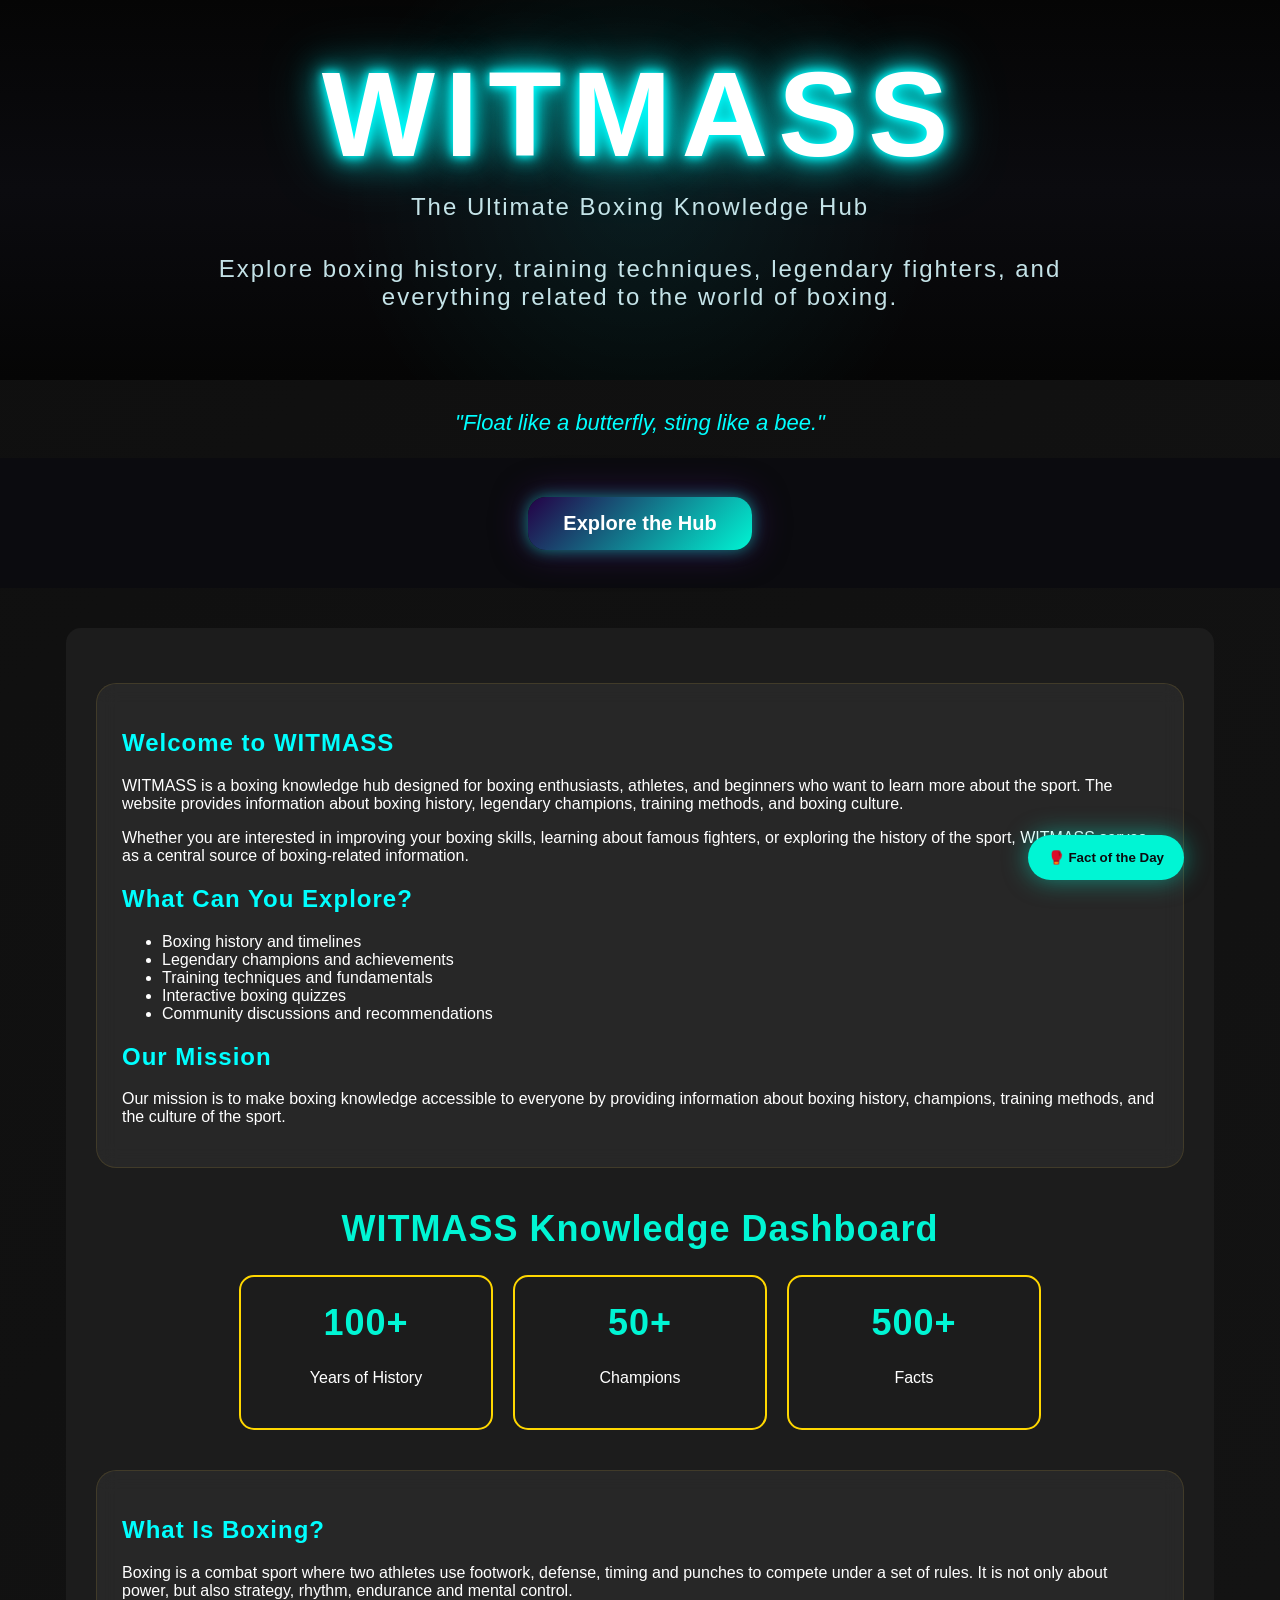
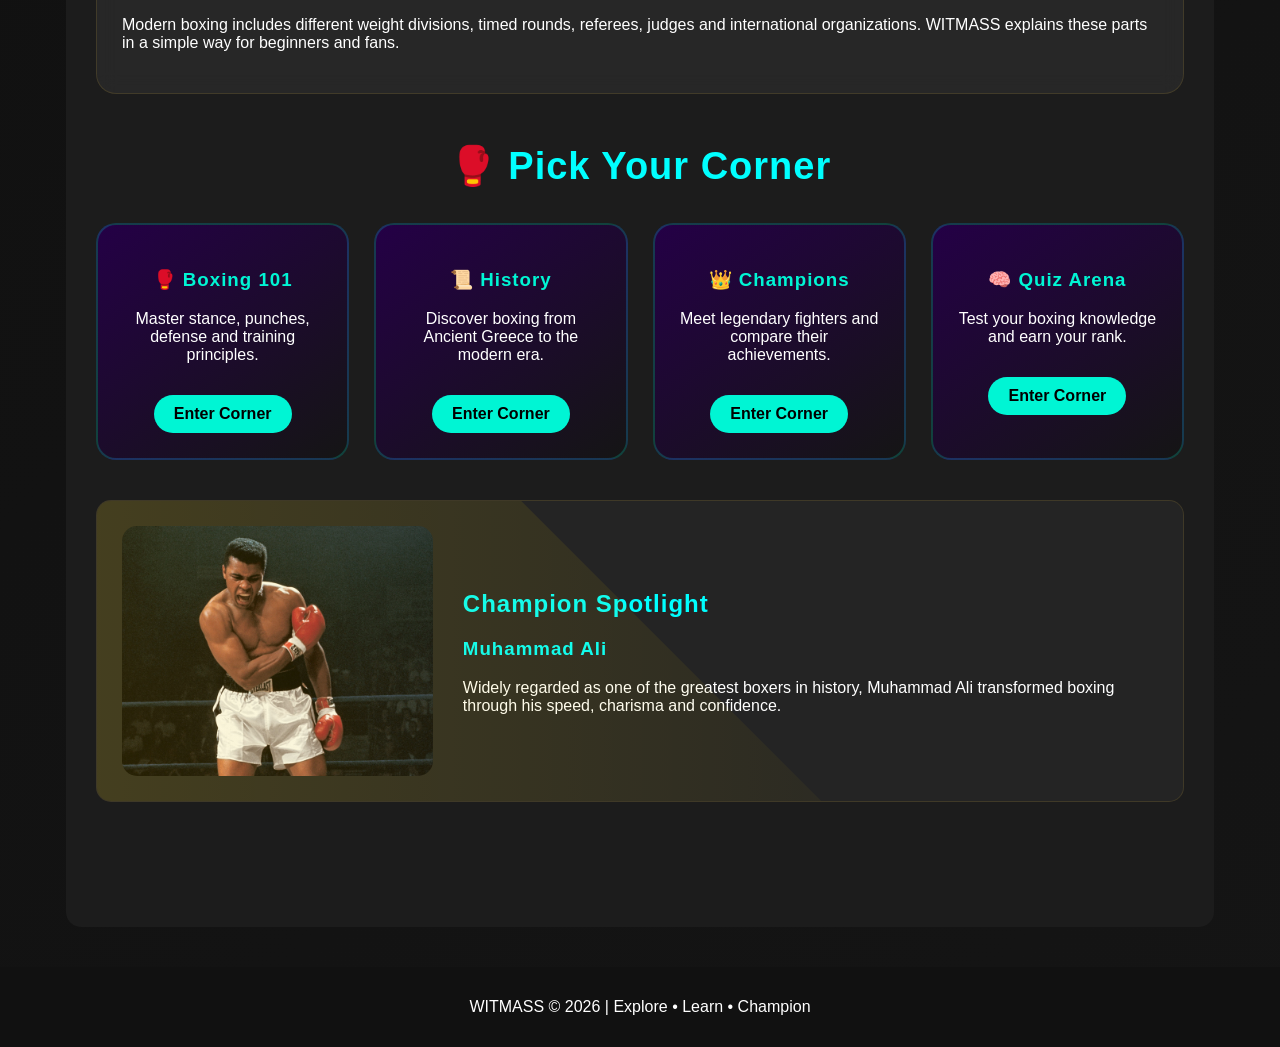
<file: index.html>
<!DOCTYPE html>
<html>
<head>
<title>WITMASS</title>

<link rel="stylesheet" href="style.css">

<style>
h2, h3{
color:#00FFFF;
}
</style>



</head>

<body>


<header>

<div class="hero">


<h1>WITMASS</h1>

<p>The Ultimate Boxing Knowledge Hub</p>

<p>
Explore boxing history, training techniques, legendary fighters, and everything related to the world of boxing.
</p>

</div>

</header>


<blockquote>

"Float like a butterfly, sting like a bee."

</blockquote>

<nav class="hub-nav">

<div class="hub-title">
Explore the Hub
</div>

<div class="hub-links">
<a href="index.html">Home</a>
<a href="Boxing 101.html">Boxing 101</a>
<a href="History.html">History</a>
<a href="Champions.html">Champions</a>
<a href="Quiz.html">Quiz</a>
<a href="Community.html">Community</a>
</div>

</nav>

<section>

<div class="card">
<h2>Welcome to WITMASS</h2>

<p>
WITMASS is a boxing knowledge hub designed for boxing enthusiasts, athletes, and beginners who want to learn more about the sport. The website provides information about boxing history, legendary champions, training methods, and boxing culture.
</p>

<p>
Whether you are interested in improving your boxing skills, learning about famous fighters, or exploring the history of the sport, WITMASS serves as a central source of boxing-related information.
</p>


<h2>What Can You Explore?</h2>

<ul>
<li>Boxing history and timelines</li>
<li>Legendary champions and achievements</li>
<li>Training techniques and fundamentals</li>
<li>Interactive boxing quizzes</li>
<li>Community discussions and recommendations</li>
</ul>

<h2>Our Mission</h2>

<p>
Our mission is to make boxing knowledge accessible to everyone by providing information about boxing history, champions, training methods, and the culture of the sport.</p>
</div>

<div class="dashboard-section">

<h2>WITMASS Knowledge Dashboard</h2>

<div class="stats">

<div class="stat-box">
<h2>100+</h2>
<p>Years of History</p>
</div>

<div class="stat-box">
<h2>50+</h2>
<p>Champions</p>
</div>

<div class="stat-box">
<h2>500+</h2>
<p>Facts</p>
</div>

</div>

</div>


<div class="card">
<h2>What Is Boxing?</h2>

<p>
Boxing is a combat sport where two athletes use footwork, defense, timing and punches to compete under a set of rules. It is not only about power, but also strategy, rhythm, endurance and mental control.
</p>

<p>
Modern boxing includes different weight divisions, timed rounds, referees, judges and international organizations. WITMASS explains these parts in a simple way for beginners and fans.
</p>
</div>

<h2 class="corner-title">🥊 Pick Your Corner</h2>

<div class="home-navigation-cards">


<div class="home-nav-card">
<h3>🥊 Boxing 101</h3>
<p>
Master stance, punches, defense and training principles.
</p>
<a href="Boxing 101.html">Enter Corner</a>
</div>

 
<div class="home-nav-card">
<h3>📜 History</h3>
<p>
Discover boxing from Ancient Greece to the modern era.
</p>
<a href="History.html">Enter Corner</a>
</div>

<div class="home-nav-card">
<h3>👑 Champions</h3>
<p>
Meet legendary fighters and compare their achievements.
</p>
<a href="Champions.html">Enter Corner</a>
</div>

<div class="home-nav-card">
<h3>🧠 Quiz Arena</h3>
<p>
Test your boxing knowledge and earn your rank.
</p>
<a href="Quiz.html">Enter Corner</a>
</div>

</div>


<div class="champion-card">

<img src="images/ALI.jpg" alt="Muhammad Ali">

<div>

<h2>Champion Spotlight</h2>

<h3>Muhammad Ali</h3>

<p>
Widely regarded as one of the greatest boxers in history,
Muhammad Ali transformed boxing through his speed,
charisma and confidence.
</p>

</div>

</div>


 <button class="fact-button" onclick="showFact()">
🥊 Fact of the Day
</button>

<div id="factPopup" class="fact-popup">
<h3>🥊 Boxing Fact</h3>
<p id="factText">
Joe Louis held the world heavyweight championship from 1937 to 1949.
</p>

<button onclick="closeFact()">Close</button>
</div>
</section>

<footer>

<p>
WITMASS © 2026 | Explore • Learn • Champion
</p>

</footer>

<script src="script.js"></script>
</body>
</html>
</file>
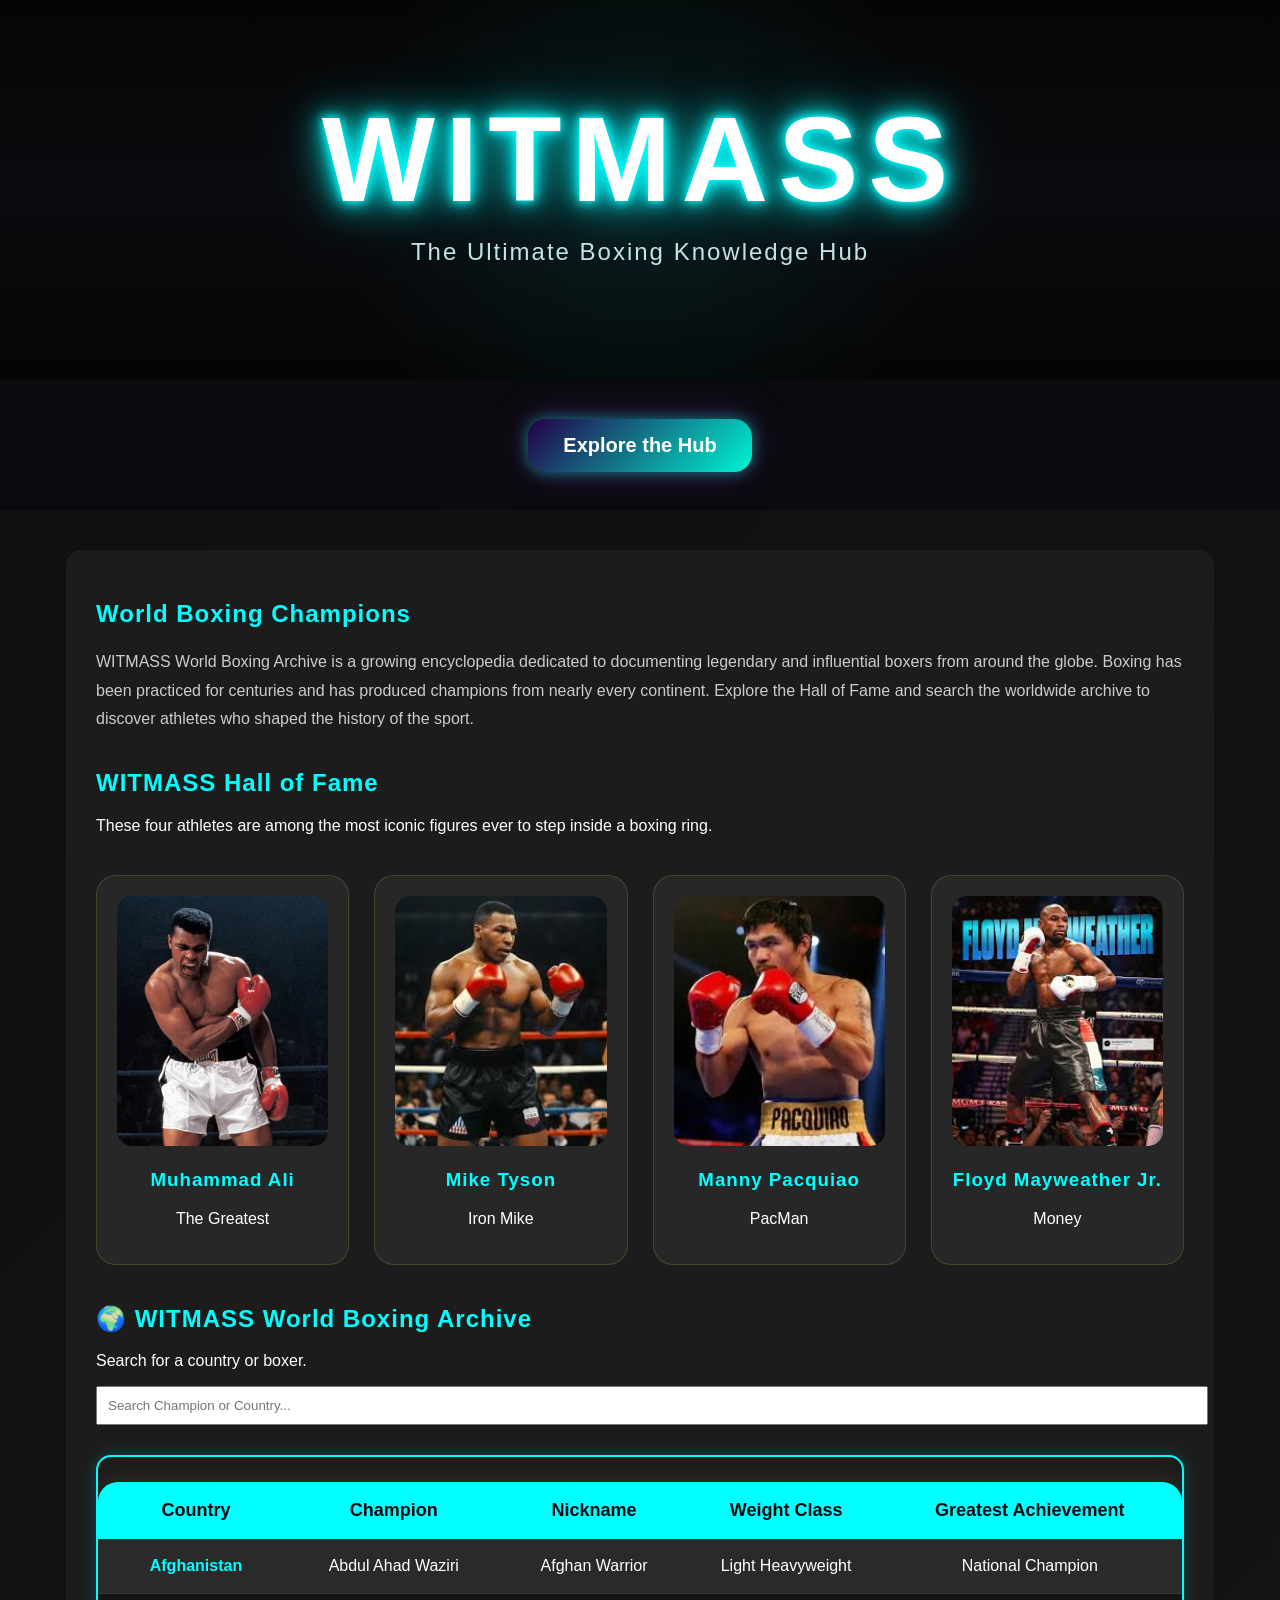
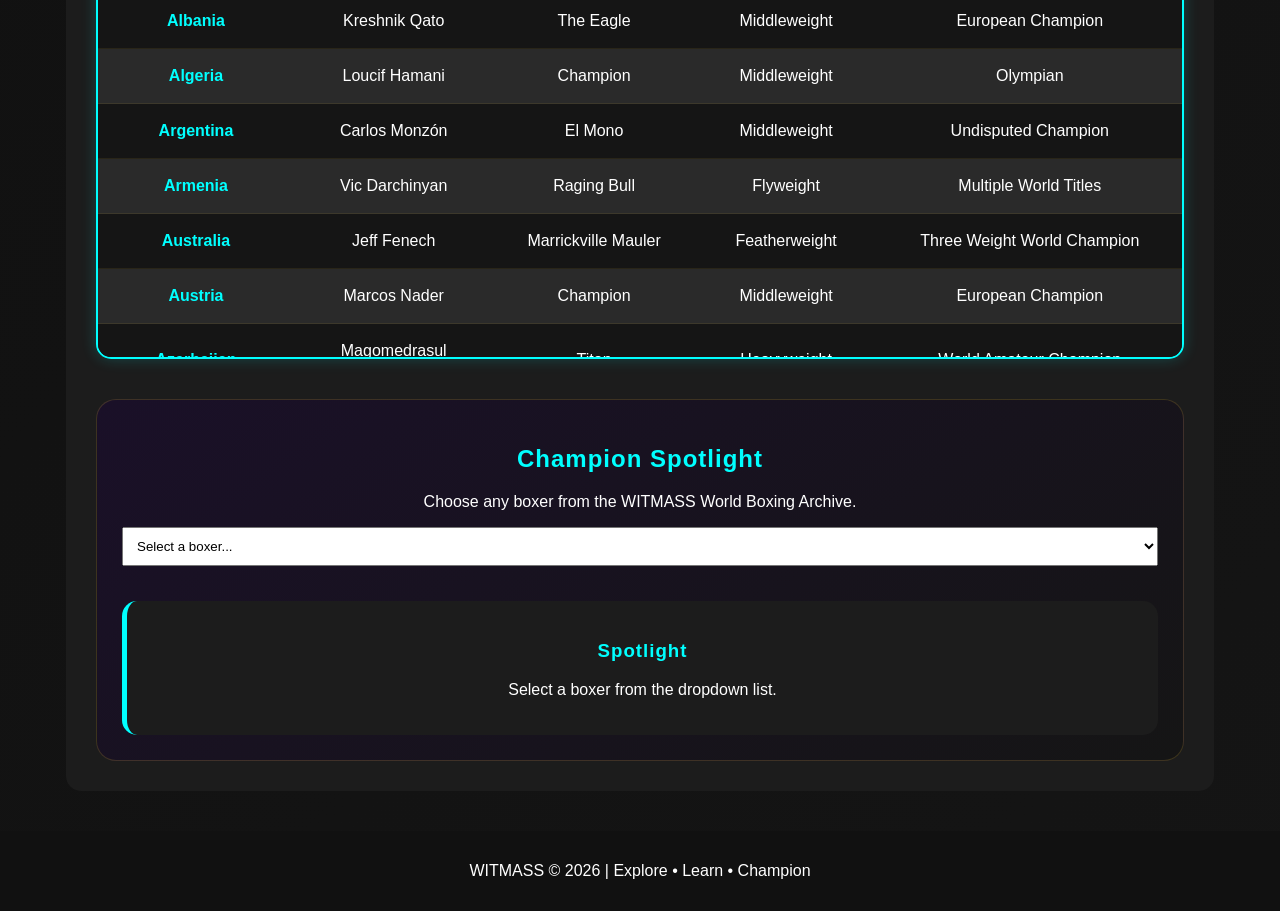
<file: Champions.html>
<!DOCTYPE html>
<html>
<head>

<title>Champions</title>

<link rel="stylesheet" href="style.css">

<style>

h2,h3{
color:#00FFFF;
}

</style>

</head>

<body>

<header>

<div class="hero">

<h1>WITMASS</h1>

<p>The Ultimate Boxing Knowledge Hub</p>

</div>

</header>

<nav class="hub-nav">

<div class="hub-title">
Explore the Hub
</div>

<div class="hub-links">

<a href="index.html">Home</a>

<a href="Boxing 101.html">Boxing 101</a>

<a href="History.html">History</a>

<a href="Champions.html">Champions</a>

<a href="Quiz.html">Quiz</a>

<a href="Community.html">Community</a>

</div>

</nav>

<section>

<h2>World Boxing Champions</h2>

<p class="champions-intro">

WITMASS World Boxing Archive is a growing encyclopedia dedicated to documenting
legendary and influential boxers from around the globe. Boxing has been practiced
for centuries and has produced champions from nearly every continent.
Explore the Hall of Fame and search the worldwide archive to discover athletes
who shaped the history of the sport.

</p>

<h2>WITMASS Hall of Fame</h2>

<p>

These four athletes are among the most iconic figures ever to step inside a boxing ring.

</p>

<div class="champion-grid">

<div class="champion-box">

<img src="images/ALI.jpg">

<h3>Muhammad Ali</h3>

<p>The Greatest</p>

</div>

<div class="champion-box">

<img src="images/tyson.jpeg">

<h3>Mike Tyson</h3>

<p>Iron Mike</p>

</div>

<div class="champion-box">

<img src="images/pacquiao.jpeg">

<h3>Manny Pacquiao</h3>

<p>PacMan</p>

</div>

<div class="champion-box">

<img src="images/Mayweather.jpeg">

<h3>Floyd Mayweather Jr.</h3>

<p>Money</p>

</div>

</div>

<h2>🌍 WITMASS World Boxing Archive</h2>

<p>

Search for a country or boxer.

</p>

<input

type="text"

id="searchBox"

placeholder="Search Champion or Country..."

onkeyup="searchChampion()">

<div class="database-container">

<table id="databaseTable" class="champion-table">

<tr>
<th>Country</th>
<th>Champion</th>
<th>Nickname</th>
<th>Weight Class</th>
<th>Greatest Achievement</th>
</tr>

<tr><td>Afghanistan</td><td>Abdul Ahad Waziri</td><td>Afghan Warrior</td><td>Light Heavyweight</td><td>National Champion</td></tr>

<tr><td>Albania</td><td>Kreshnik Qato</td><td>The Eagle</td><td>Middleweight</td><td>European Champion</td></tr>

<tr><td>Algeria</td><td>Loucif Hamani</td><td>Champion</td><td>Middleweight</td><td>Olympian</td></tr>

<tr><td>Argentina</td><td>Carlos Monzón</td><td>El Mono</td><td>Middleweight</td><td>Undisputed Champion</td></tr>

<tr><td>Armenia</td><td>Vic Darchinyan</td><td>Raging Bull</td><td>Flyweight</td><td>Multiple World Titles</td></tr>

<tr><td>Australia</td><td>Jeff Fenech</td><td>Marrickville Mauler</td><td>Featherweight</td><td>Three Weight World Champion</td></tr>

<tr><td>Austria</td><td>Marcos Nader</td><td>Champion</td><td>Middleweight</td><td>European Champion</td></tr>

<tr><td>Azerbaijan</td><td>Magomedrasul Majidov</td><td>Titan</td><td>Heavyweight</td><td>World Amateur Champion</td></tr>

<tr><td>Bahamas</td><td>Sherman Williams</td><td>Tank</td><td>Heavyweight</td><td>WBO NABO Champion</td></tr>

<tr><td>Bangladesh</td><td>Mohammad Ali Jinnah</td><td>Champion</td><td>Lightweight</td><td>National Champion</td></tr>

<tr><td>Belgium</td><td>Delfine Persoon</td><td>Queen</td><td>Lightweight</td><td>WBC World Champion</td></tr>

<tr><td>Belize</td><td>Ivan Robinson</td><td>Champion</td><td>Welterweight</td><td>International Champion</td></tr>

<tr><td>Bolivia</td><td>Jennifer Salinas</td><td>Queen</td><td>Featherweight</td><td>WIBA Champion</td></tr>

<tr><td>Bosnia</td><td>Adnan Ćatić</td><td>Felix Sturm</td><td>Middleweight</td><td>Multiple World Champion</td></tr>

<tr><td>Brazil</td><td>Acelino Freitas</td><td>Popó</td><td>Lightweight</td><td>Four-Time World Champion</td></tr>

<tr><td>Bulgaria</td><td>Kubrat Pulev</td><td>Cobra</td><td>Heavyweight</td><td>European Champion</td></tr>

<tr><td>Cambodia</td><td>Eh Phuthong</td><td>Legend</td><td>Welterweight</td><td>National Icon</td></tr>

<tr><td>Cameroon</td><td>Francis Ngannou</td><td>Predator</td><td>Heavyweight</td><td>Professional Boxer & MMA Champion</td></tr>

<tr><td>Canada</td><td>Arturo Gatti</td><td>Thunder</td><td>Light Welterweight</td><td>Hall of Fame</td></tr>

<tr><td>Chile</td><td>Martín Vargas</td><td>Champion</td><td>Flyweight</td><td>Four-Time World Challenger</td></tr>

<tr><td>China</td><td>Zou Shiming</td><td>Olympian</td><td>Flyweight</td><td>2 Olympic Gold Medals</td></tr>

<tr><td>Colombia</td><td>Antonio Cervantes</td><td>Kid Pambelé</td><td>Light Welterweight</td><td>World Champion</td></tr>

<tr><td>Costa Rica</td><td>Hanna Gabriels</td><td>Queen</td><td>Super Welterweight</td><td>World Champion</td></tr>

<tr><td>Croatia</td><td>Filip Hrgović</td><td>El Animal</td><td>Heavyweight</td><td>Olympic Bronze Medalist</td></tr>

<tr><td>Cuba</td><td>Teófilo Stevenson</td><td>Legend</td><td>Heavyweight</td><td>3 Olympic Gold Medals</td></tr>

<tr><td>Cyprus</td><td>Andreas Evagorou</td><td>Champion</td><td>Welterweight</td><td>National Champion</td></tr>

<tr><td>Czech Republic</td><td>Lukáš Konečný</td><td>Champion</td><td>Light Middleweight</td><td>European Champion</td></tr>

<tr><td>Denmark</td><td>Mikkel Kessler</td><td>Viking Warrior</td><td>Super Middleweight</td><td>World Champion</td></tr>

<tr><td>Dominican Republic</td><td>Joan Guzmán</td><td>Champion</td><td>Super Bantamweight</td><td>World Champion</td></tr>

<tr><td>Ecuador</td><td>Carlos Góngora</td><td>Champion</td><td>Middleweight</td><td>Olympian</td></tr>

<tr><td>Egypt</td><td>Mohamed Hikal</td><td>Champion</td><td>Middleweight</td><td>African Champion</td></tr>

<tr><td>England</td><td>Tyson Fury</td><td>Gypsy King</td><td>Heavyweight</td><td>World Heavyweight Champion</td></tr>

<tr><td>Estonia</td><td>Jaan Karlson</td><td>Champion</td><td>Middleweight</td><td>National Champion</td></tr>

<tr><td>Finland</td><td>Eva Wahlström</td><td>Champion</td><td>Super Featherweight</td><td>WBC World Champion</td></tr>

<tr><td>France</td><td>Marcel Cerdan</td><td>Bomber</td><td>Middleweight</td><td>World Champion</td></tr>

<tr><td>Georgia</td><td>Avtandil Khurtsidze</td><td>Mini Tyson</td><td>Middleweight</td><td>Intercontinental Champion</td></tr>

<tr><td>Germany</td><td>Max Schmeling</td><td>Legend</td><td>Heavyweight</td><td>World Heavyweight Champion</td></tr>

<tr><td>Ghana</td><td>Azumah Nelson</td><td>Professor</td><td>Featherweight</td><td>Hall of Fame</td></tr>

<tr><td>Greece</td><td>Andreas Katsouris</td><td>Champion</td><td>Welterweight</td><td>National Champion</td></tr>

<tr><td>Guatemala</td><td>Lester Martínez</td><td>Champion</td><td>Super Middleweight</td><td>Olympian</td></tr>

<tr><td>Haiti</td><td>Adonis Stevenson</td><td>Superman</td><td>Light Heavyweight</td><td>WBC Champion</td></tr>

<tr><td>Honduras</td><td>Teófimo López</td><td>Takeover</td><td>Lightweight</td><td>Two-Division World Champion</td></tr>

<tr><td>Hungary</td><td>László Papp</td><td>Legend</td><td>Middleweight</td><td>3 Olympic Gold Medals</td></tr>

<tr><td>Iceland</td><td>Gunnar Kolbeinsson</td><td>Champion</td><td>Middleweight</td><td>National Champion</td></tr>

<tr><td>India</td><td>Vijender Singh</td><td>Olympian</td><td>Middleweight</td><td>Olympic Bronze Medal</td></tr>

<tr><td>Indonesia</td><td>Chris John</td><td>Dragon</td><td>Featherweight</td><td>World Champion</td></tr>

<tr><td>Iran</td><td>Ehsan Rouzbahani</td><td>Champion</td><td>Light Heavyweight</td><td>Olympian</td></tr>

<tr><td>Iraq</td><td>Ali Mazaheri</td><td>Champion</td><td>Heavyweight</td><td>Olympian</td></tr>

<tr><td>Ireland</td><td>Katie Taylor</td><td>Bray Bomber</td><td>Lightweight</td><td>Olympic Gold & Undisputed Champion</td></tr>

<tr><td>Israel</td><td>Roman Greenberg</td><td>Champion</td><td>Heavyweight</td><td>International Champion</td></tr>

<tr><td>Italy</td><td>Nino Benvenuti</td><td>Legend</td><td>Middleweight</td><td>Olympic Gold & World Champion</td></tr>

<tr><td>Jamaica</td><td>Mike McCallum</td><td>Bodysnatcher</td><td>Light Middleweight</td><td>Three-Division World Champion</td></tr>

<tr><td>Japan</td><td>Naoya Inoue</td><td>Monster</td><td>Super Bantamweight</td><td>Undisputed Champion</td></tr>

<tr><td>Jordan</td><td>Zeyad Eashash</td><td>Champion</td><td>Welterweight</td><td>Olympian</td></tr>

<tr><td>Kazakhstan</td><td>Gennady Golovkin</td><td>GGG</td><td>Middleweight</td><td>Unified World Champion</td></tr>

<tr><td>Kenya</td><td>Fatuma Zarika</td><td>Queen</td><td>Super Bantamweight</td><td>WBC World Champion</td></tr>

<tr><td>Kosovo</td><td>Robin Krasniqi</td><td>Champion</td><td>Light Heavyweight</td><td>European Champion</td></tr>

<tr><td>Kuwait</td><td>Nasser Al-Shatti</td><td>Champion</td><td>Middleweight</td><td>National Champion</td></tr>

<tr><td>Kyrgyzstan</td><td>Dmitry Bivol</td><td>The Boxer</td><td>Light Heavyweight</td><td>Undisputed Champion</td></tr>

<tr><td>Laos</td><td>Khamphouvanh</td><td>Champion</td><td>Flyweight</td><td>National Champion</td></tr>

<tr><td>Latvia</td><td>Mairis Briedis</td><td>Champion</td><td>Cruiserweight</td><td>World Champion</td></tr>

<tr><td>Lebanon</td><td>Ali Mansour</td><td>Champion</td><td>Heavyweight</td><td>Olympian</td></tr>

<tr><td>Libya</td><td>Malik Zinad</td><td>Champion</td><td>Light Heavyweight</td><td>African Champion</td></tr>

<tr><td>Lithuania</td><td>Eimantas Stanionis</td><td>Champion</td><td>Welterweight</td><td>World Champion</td></tr>

<tr><td>Luxembourg</td><td>Robert Helenius</td><td>Nordic Nightmare</td><td>Heavyweight</td><td>European Champion</td></tr>

<tr><td>Malaysia</td><td>Muhammad Farkhan</td><td>Champion</td><td>Cruiserweight</td><td>Asian Champion</td></tr>

<tr><td>Mexico</td><td>Canelo Alvarez</td><td>Canelo</td><td>Super Middleweight</td><td>Undisputed Champion</td></tr>

<tr><td>Moldova</td><td>Veaceslav Gojan</td><td>Champion</td><td>Bantamweight</td><td>Olympic Medalist</td></tr>

<tr><td>Mongolia</td><td>Tugstsogt Nyambayar</td><td>King Tug</td><td>Featherweight</td><td>Olympic Silver Medalist</td></tr>

<tr><td>Montenegro</td><td>Nikola Sjekloca</td><td>Champion</td><td>Super Middleweight</td><td>European Champion</td></tr>

<tr><td>Morocco</td><td>Hassan N'Dam</td><td>Champion</td><td>Middleweight</td><td>World Champion</td></tr>

<tr><td>Myanmar</td><td>Aung La Nsang</td><td>Burmese Python</td><td>Middleweight</td><td>MMA & Boxing Star</td></tr>

<tr><td>Nepal</td><td>Deepak Maharjan</td><td>Champion</td><td>Lightweight</td><td>National Champion</td></tr>

<tr><td>Netherlands</td><td>Regilio Tuur</td><td>Champion</td><td>Super Featherweight</td><td>World Champion</td></tr>

<tr><td>New Zealand</td><td>Joseph Parker</td><td>South Auckland Warrior</td><td>Heavyweight</td><td>WBO World Champion</td></tr>

<tr><td>Nigeria</td><td>Anthony Joshua</td><td>AJ</td><td>Heavyweight</td><td>Two-Time Unified Champion</td></tr>

<tr><td>North Korea</td><td>Ri Chol-guk</td><td>Champion</td><td>Flyweight</td><td>Asian Champion</td></tr>

<tr><td>Norway</td><td>Cecilia Brækhus</td><td>First Lady</td><td>Welterweight</td><td>Undisputed Champion</td></tr>

<tr><td>Pakistan</td><td>Muhammad Waseem</td><td>Falcon</td><td>Flyweight</td><td>Asian Champion</td></tr>

<tr><td>Palestine</td><td>Nidal Al-Haj</td><td>Champion</td><td>Middleweight</td><td>National Champion</td></tr>

<tr><td>Panama</td><td>Roberto Durán</td><td>Hands of Stone</td><td>Lightweight</td><td>Four-Division World Champion</td></tr>

<tr><td>Paraguay</td><td>Carlos Adan Jara</td><td>Champion</td><td>Welterweight</td><td>National Champion</td></tr>

<tr><td>Peru</td><td>Kina Malpartida</td><td>Dinamita</td><td>Super Featherweight</td><td>World Champion</td></tr>

<tr><td>Philippines</td><td>Manny Pacquiao</td><td>PacMan</td><td>Welterweight</td><td>Eight-Division World Champion</td></tr>

<tr><td>Poland</td><td>Tomasz Adamek</td><td>Góral</td><td>Heavyweight</td><td>Two-Division World Champion</td></tr>

<tr><td>Portugal</td><td>Jorge Pina</td><td>Champion</td><td>Middleweight</td><td>Paralympian & Boxer</td></tr>

<tr><td>Puerto Rico</td><td>Félix Trinidad</td><td>Tito</td><td>Welterweight</td><td>Three-Division World Champion</td></tr>

<tr><td>Romania</td><td>Lucian Bute</td><td>Champion</td><td>Super Middleweight</td><td>IBF World Champion</td></tr>

<tr><td>Russia</td><td>Kostya Tszyu</td><td>Thunder</td><td>Light Welterweight</td><td>Undisputed Champion</td></tr>

<tr><td>Saudi Arabia</td><td>Ziyad Almaayouf</td><td>Champion</td><td>Lightweight</td><td>Professional Boxer</td></tr>

<tr><td>Scotland</td><td>Josh Taylor</td><td>Tartan Tornado</td><td>Light Welterweight</td><td>Undisputed Champion</td></tr>

<tr><td>Senegal</td><td>Battling Siki</td><td>Legend</td><td>Light Heavyweight</td><td>World Champion</td></tr>

<tr><td>Serbia</td><td>Veljko Ražnatović</td><td>Champion</td><td>Cruiserweight</td><td>National Champion</td></tr>

<tr><td>Singapore</td><td>Muhamad Ridhwan</td><td>Champion</td><td>Featherweight</td><td>WBC Asian Champion</td></tr>

<tr><td>Slovakia</td><td>Tomáš Kovács</td><td>Champion</td><td>Cruiserweight</td><td>European Champion</td></tr>

<tr><td>Slovenia</td><td>Dejan Zavec</td><td>Champion</td><td>Welterweight</td><td>IBF World Champion</td></tr>

<tr><td>Somalia</td><td>Ramla Ali</td><td>Champion</td><td>Featherweight</td><td>Olympian</td></tr>

<tr><td>South Africa</td><td>Dingaan Thobela</td><td>Rose of Soweto</td><td>Lightweight</td><td>World Champion</td></tr>

<tr><td>South Korea</td><td>Jang Jung-koo</td><td>Champion</td><td>Light Flyweight</td><td>World Champion</td></tr>

<tr><td>Spain</td><td>Kiko Martínez</td><td>Champion</td><td>Featherweight</td><td>IBF World Champion</td></tr>

<tr><td>Sri Lanka</td><td>Manju Wanniarachchi</td><td>Champion</td><td>Bantamweight</td><td>Commonwealth Medalist</td></tr>

<tr><td>Sweden</td><td>Badou Jack</td><td>The Ripper</td><td>Light Heavyweight</td><td>Three-Division Champion</td></tr>

<tr><td>Switzerland</td><td>Arnold Gjergjaj</td><td>Champion</td><td>Heavyweight</td><td>European Champion</td></tr>

<tr><td>Syria</td><td>Ahmad Ghousoon</td><td>Champion</td><td>Middleweight</td><td>Asian Champion</td></tr>

<tr><td>Taiwan</td><td>Lin Yu-ting</td><td>Champion</td><td>Featherweight</td><td>World Champion</td></tr>

<tr><td>Tajikistan</td><td>Bakhodur Usmonov</td><td>Champion</td><td>Lightweight</td><td>Olympian</td></tr>

<tr><td>Tanzania</td><td>Hassan Mwakinyo</td><td>Champion</td><td>Super Welterweight</td><td>African Champion</td></tr>

<tr><td>Thailand</td><td>Khaosai Galaxy</td><td>Legend</td><td>Super Flyweight</td><td>Hall of Fame</td></tr>

<tr><td>Tunisia</td><td>Ahmed Mejri</td><td>Champion</td><td>Middleweight</td><td>African Champion</td></tr>

<tr><td>Türkiye</td><td>Cem Kılıç</td><td>Turkish Delight</td><td>Middleweight</td><td>International Champion</td></tr>

<tr><td>Uganda</td><td>Kassim Ouma</td><td>Dream</td><td>Light Middleweight</td><td>IBF Champion</td></tr>

<tr><td>Ukraine</td><td>Oleksandr Usyk</td><td>The Cat</td><td>Heavyweight</td><td>Undisputed Champion</td></tr>

<tr><td>United Arab Emirates</td><td>Eisa Al Dah</td><td>Champion</td><td>Welterweight</td><td>National Champion</td></tr>

<tr><td>USA</td><td>Muhammad Ali</td><td>The Greatest</td><td>Heavyweight</td><td>3× World Champion</td></tr>

<tr><td>Uzbekistan</td><td>Hasanboy Dusmatov</td><td>Champion</td><td>Flyweight</td><td>Olympic Gold Medal</td></tr>

<tr><td>Venezuela</td><td>Jorge Linares</td><td>Golden Boy</td><td>Lightweight</td><td>Three-Division Champion</td></tr>

<tr><td>Vietnam</td><td>Nguyễn Văn Hải</td><td>Champion</td><td>Flyweight</td><td>National Champion</td></tr>

<tr><td>Wales</td><td>Joe Calzaghe</td><td>Pride of Wales</td><td>Super Middleweight</td><td>Undefeated World Champion</td></tr>

<tr><td>Yemen</td><td>Ali Raymi</td><td>Champion</td><td>Flyweight</td><td>National Champion</td></tr>

<tr><td>Zambia</td><td>Esther Phiri</td><td>Champion</td><td>Bantamweight</td><td>World Champion</td></tr>

<tr><td>Zimbabwe</td><td>Charles Manyuchi</td><td>Champion</td><td>Welterweight</td><td>WBC International Champion</td></tr>

</table>


</div>

<div class="interactive-champion">

<h2>Champion Spotlight</h2>

<p>
Choose any boxer from the WITMASS World Boxing Archive.
</p>

<select id="championSelect" onchange="showSelectedChampion()">
<option value="">Select a boxer...</option>
</select>

<div id="championInfo" class="champion-info">

<h3>Spotlight</h3>

<p>Select a boxer from the dropdown list.</p>

</div>

</div>

</section>

<footer>
<p>WITMASS © 2026 | Explore • Learn • Champion</p>
</footer>

<script src="script.js"></script>
</body>
</html>
</file>
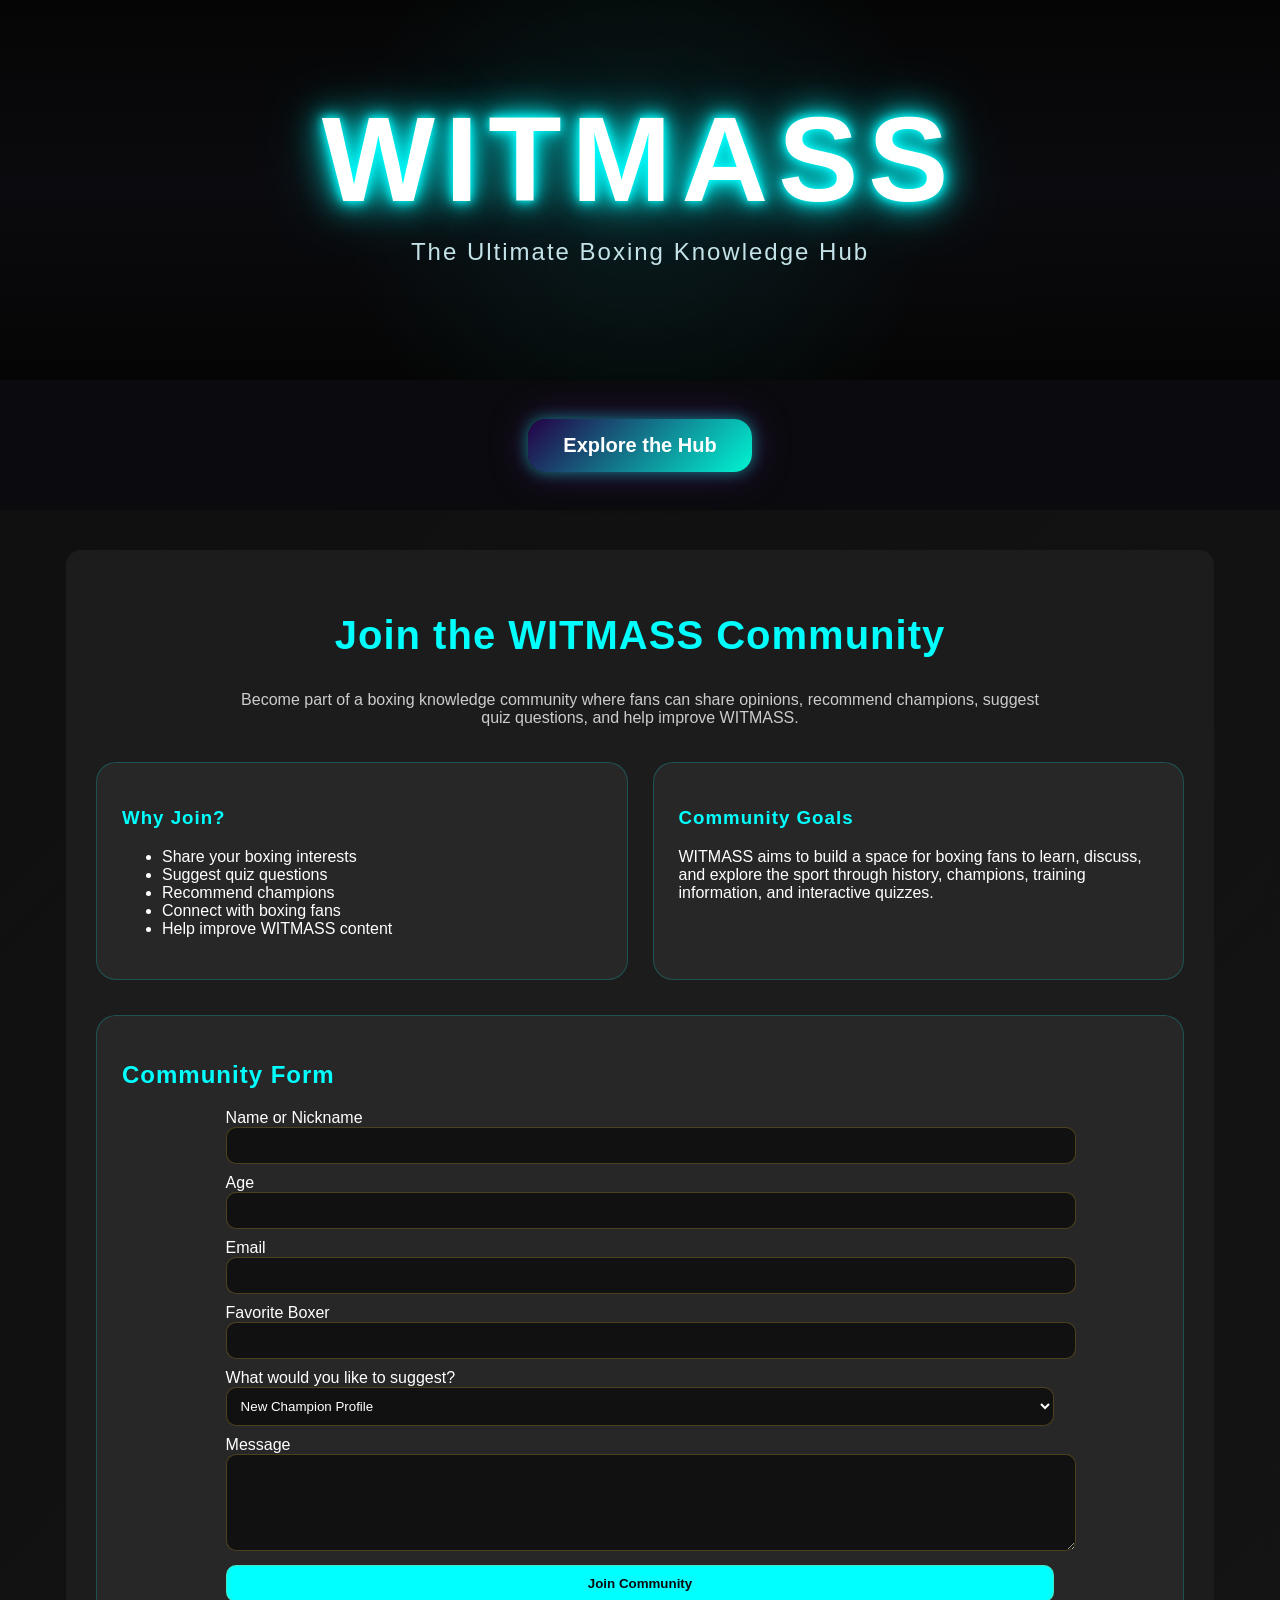
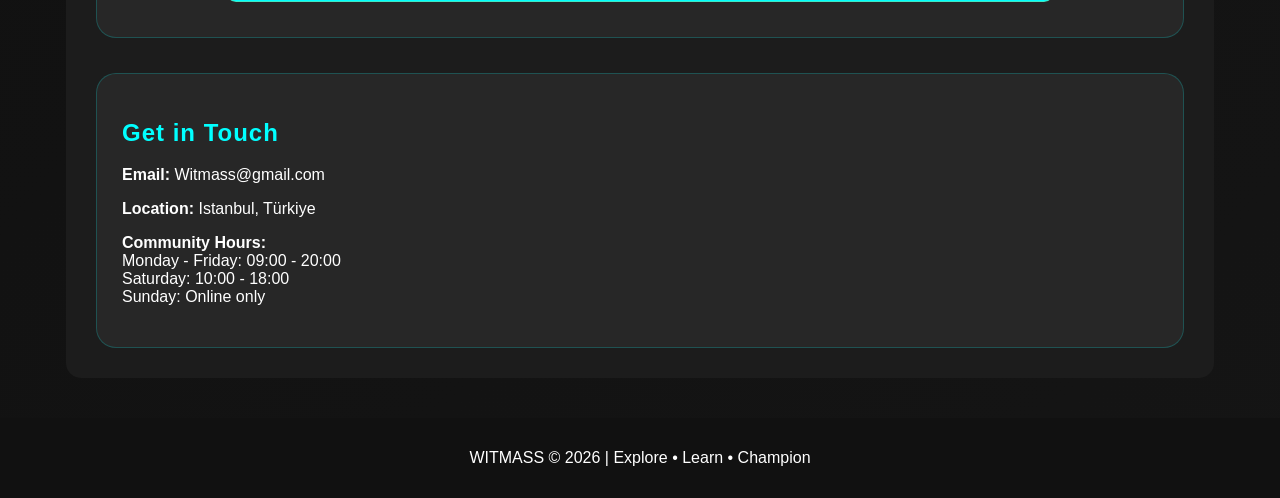
<file: Community.html>
<!DOCTYPE html>
<html>
<head>
<title>WITMASS Community</title>
<link rel="stylesheet" href="style.css">

<style>
h2, h3{
color:#00FFFF;
}
</style>

</head>

<body>

<header>
<div class="hero">
<h1>WITMASS</h1>
<p>The Ultimate Boxing Knowledge Hub</p>
</div>
</header>

<nav class="hub-nav">

<div class="hub-title">
Explore the Hub
</div>

<div class="hub-links">
<a href="index.html">Home</a>
<a href="Boxing 101.html">Boxing 101</a>
<a href="History.html">History</a>
<a href="Champions.html">Champions</a>
<a href="Quiz.html">Quiz</a>
<a href="Community.html">Community</a>
</div>

</nav>

<section>

<h2 class="community-title">Join the WITMASS Community</h2>

<p class="community-intro">
Become part of a boxing knowledge community where fans can share opinions,
recommend champions, suggest quiz questions, and help improve WITMASS.
</p>

<div class="community-grid">

<div class="community-card">
<h3>Why Join?</h3>

<ul>
<li>Share your boxing interests</li>
<li>Suggest quiz questions</li>
<li>Recommend champions</li>
<li>Connect with boxing fans</li>
<li>Help improve WITMASS content</li>
</ul>
</div>

<div class="community-card">
<h3>Community Goals</h3>


<p>
WITMASS aims to build a space for boxing fans to learn, discuss,
and explore the sport through history, champions, training information,
and interactive quizzes.
</p>
</div>

</div>

<div class="community-form">

<h2>Community Form</h2>

<form action="mailto:eliteboxingacademy@gmail.com" method="post">

<label>Name or Nickname</label>
<input type="text" name="fullname" required>

<label>Age</label>
<input type="number" name="age" min="10" max="60">

<label>Email</label>
<input type="email" name="email" required>

<label>Favorite Boxer</label>
<input type="text" name="favoriteboxer">

<label>What would you like to suggest?</label>
<select name="suggestion">
<option>New Champion Profile</option>
<option>Quiz Question</option>
<option>Training Topic</option>
<option>Boxing History Topic</option>
</select>

<label>Message</label>
<textarea rows="5" name="message"></textarea>

<input type="submit" value="Join Community">

</form>

</div>



<div class="community-contact">

<h2>Get in Touch</h2>

<p><strong>Email:</strong> Witmass@gmail.com</p>

<p><strong>Location:</strong> Istanbul, Türkiye</p>

<p><strong>Community Hours:</strong><br>
Monday - Friday: 09:00 - 20:00<br>
Saturday: 10:00 - 18:00<br>
Sunday: Online only
</p>

</div>

</section>

<footer>
<p>WITMASS © 2026 | Explore • Learn • Champion</p>
</footer>

</body>
</html>
</file>
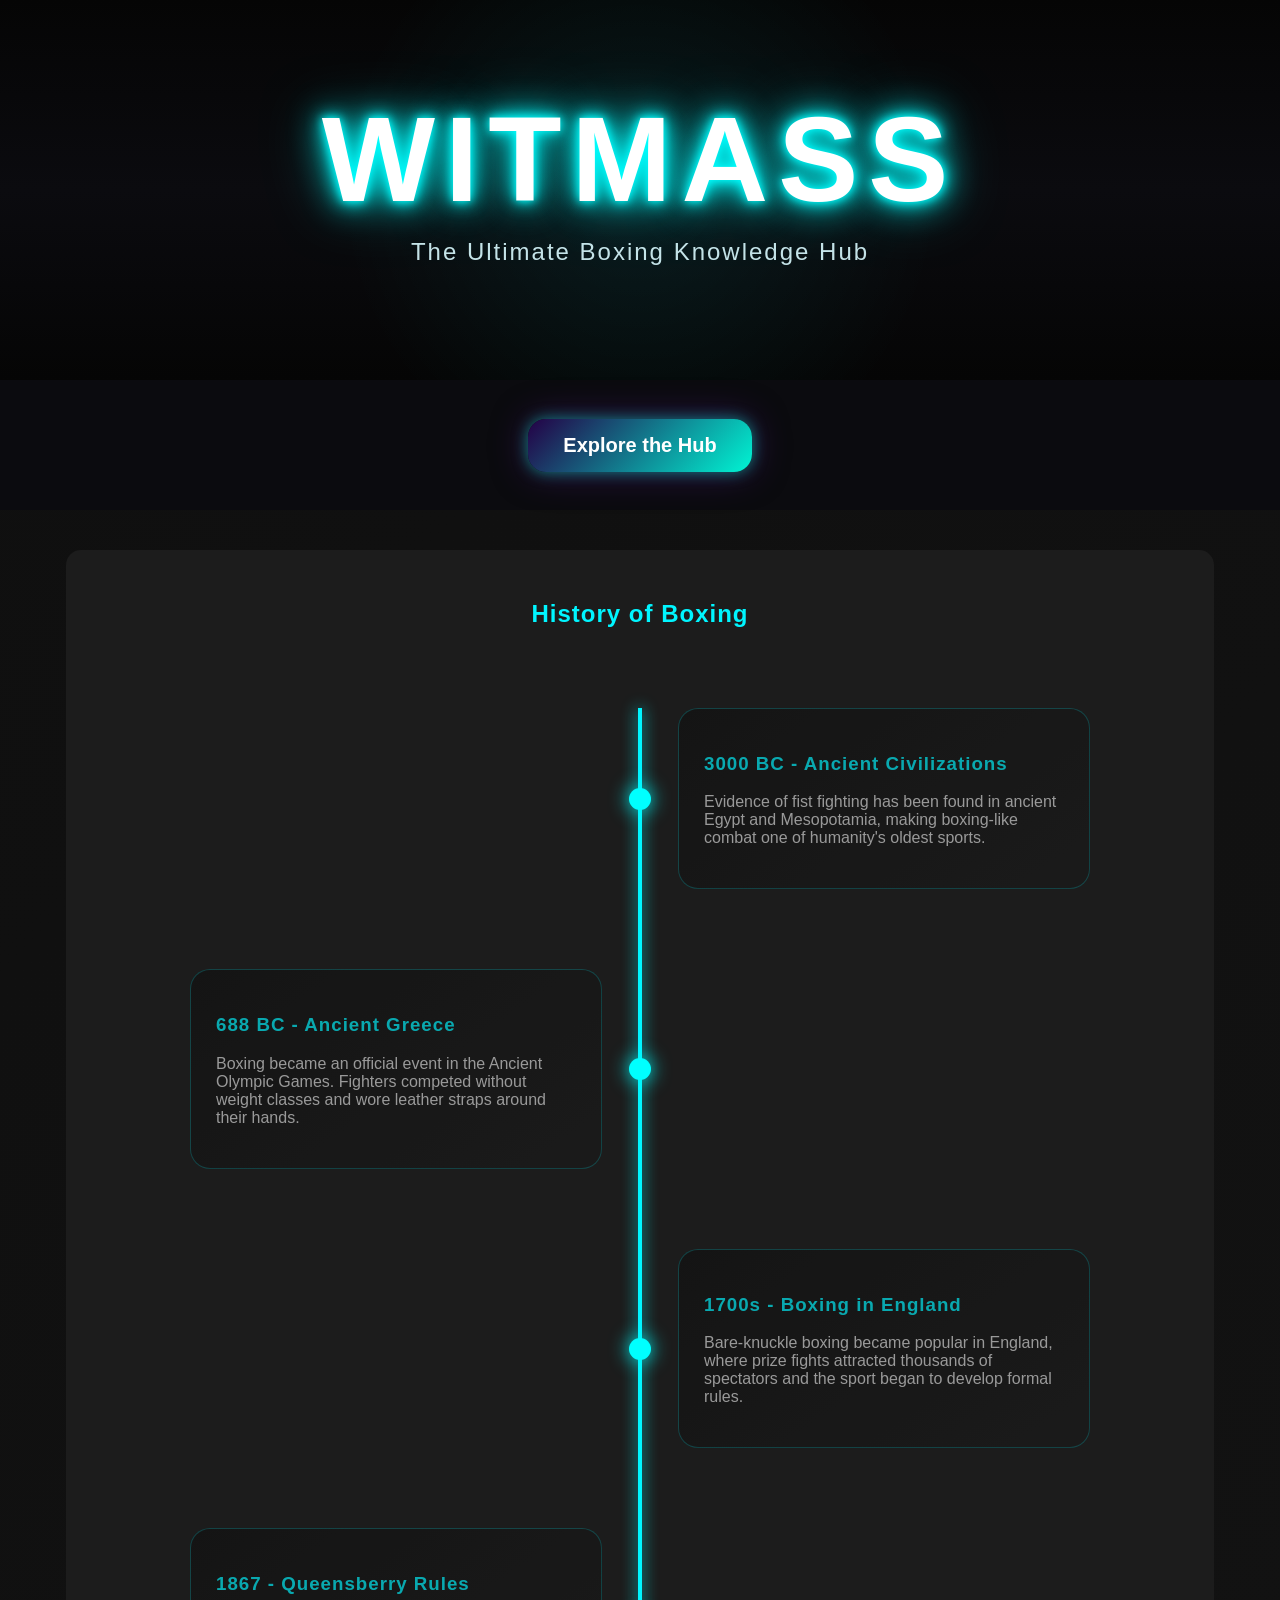
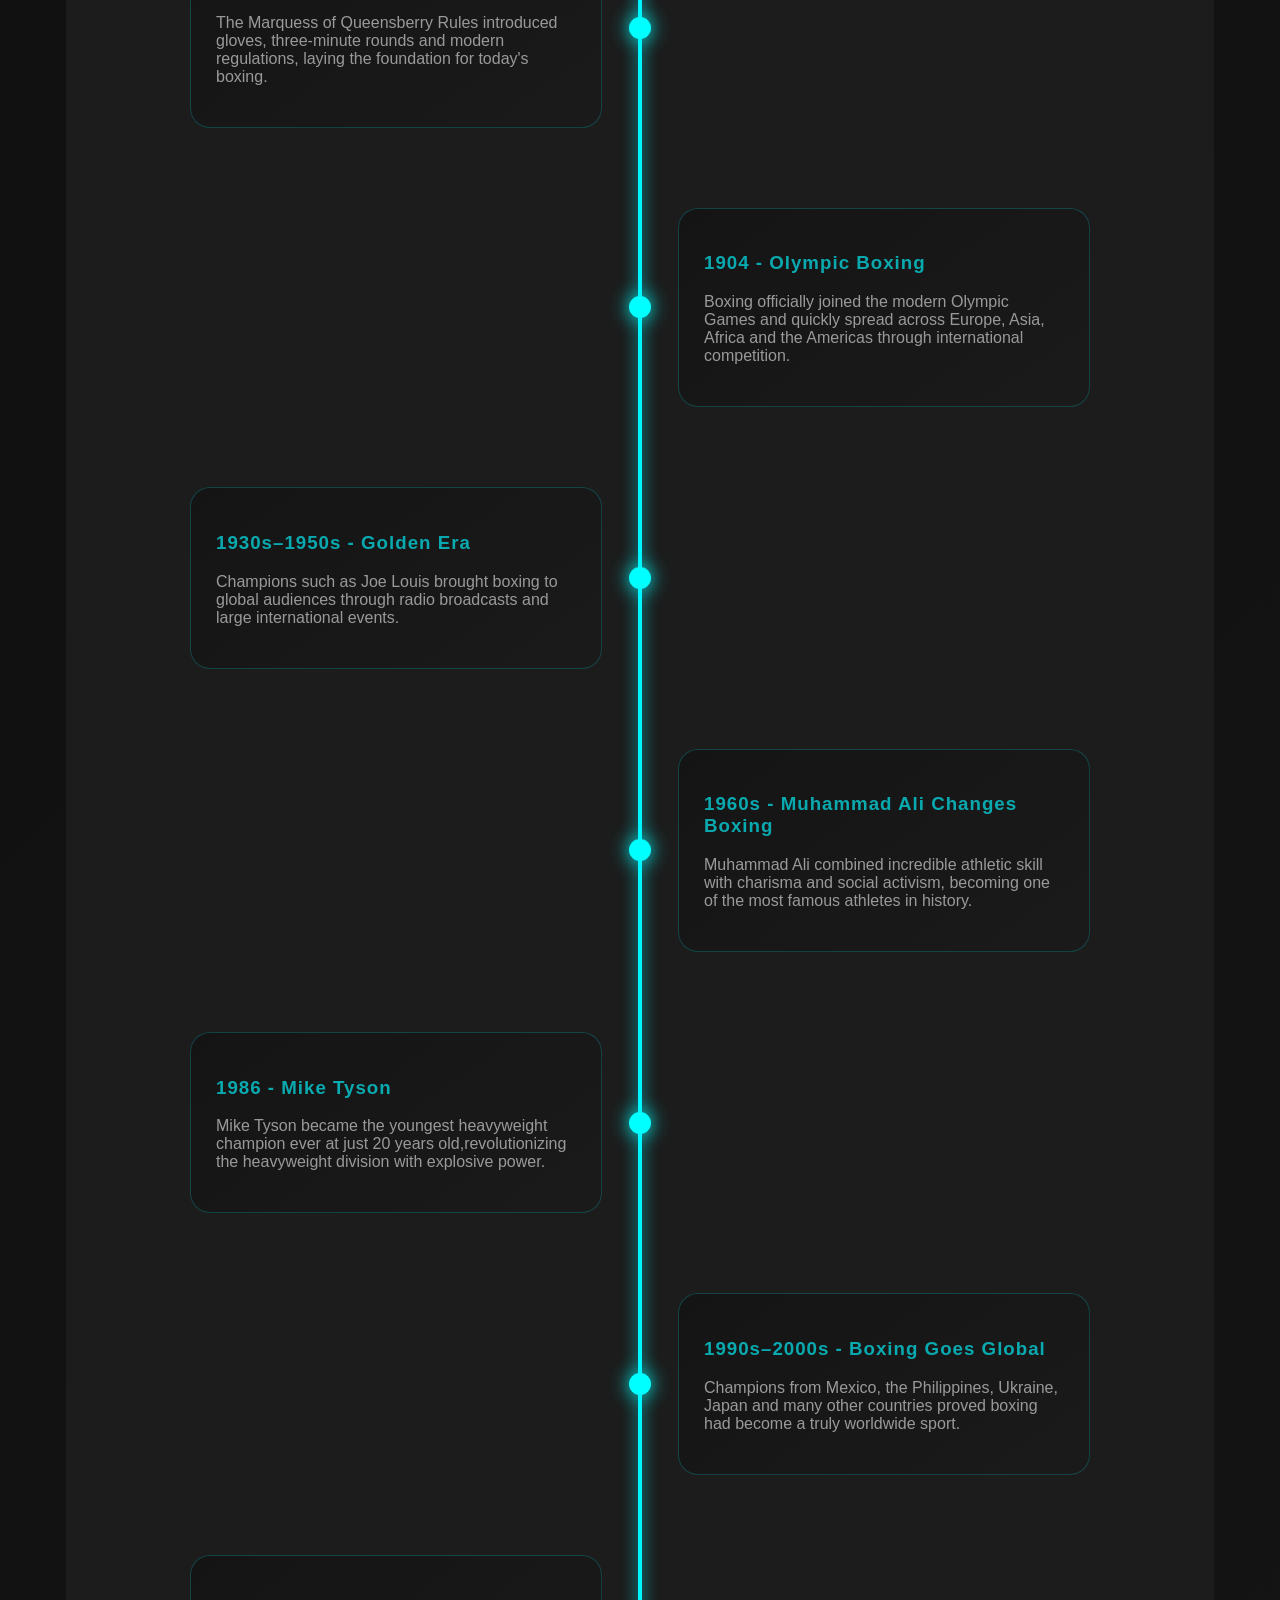
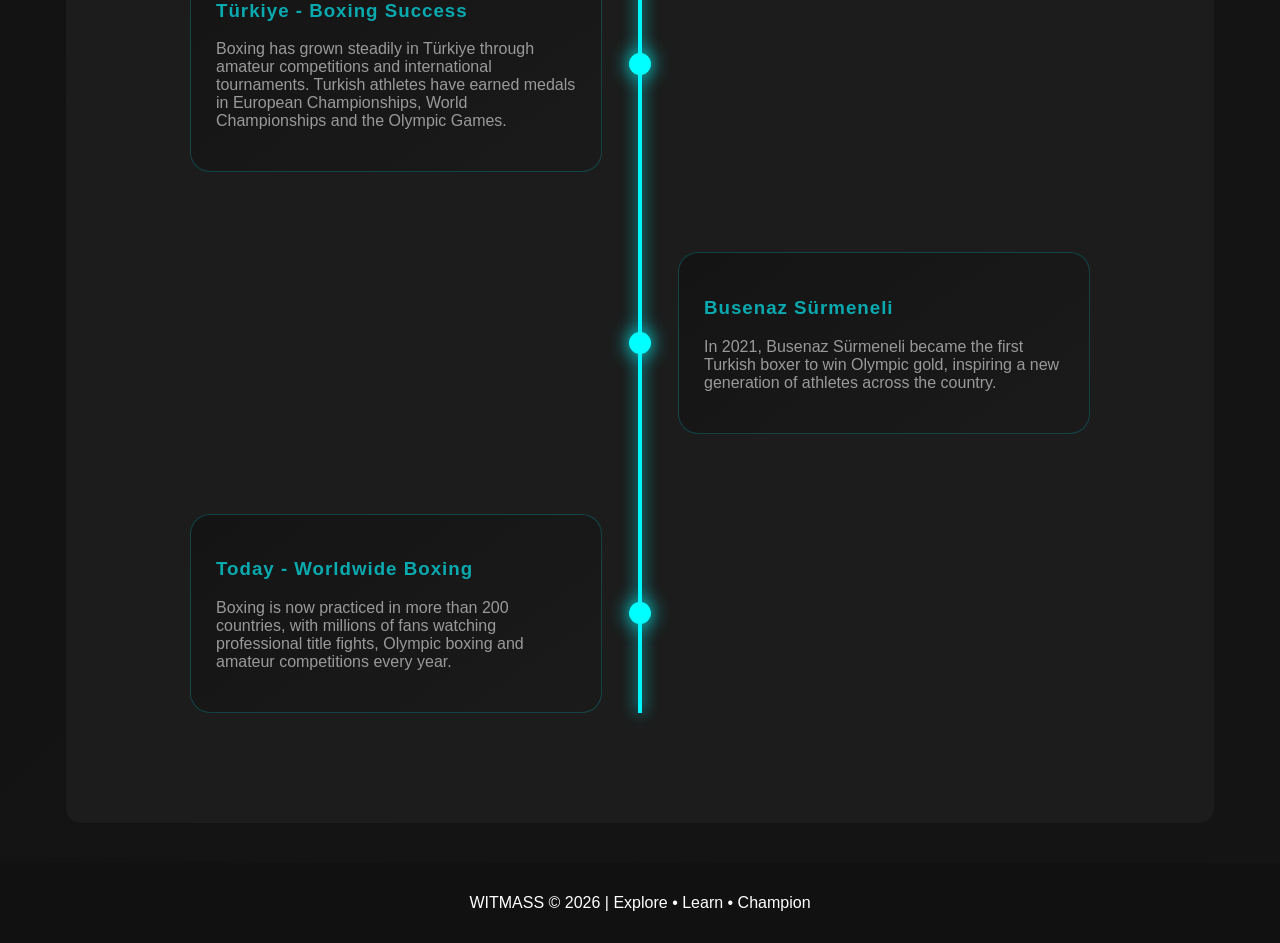
<file: History.html>
<!DOCTYPE html>
<html>
<head>
<title>History of Boxing</title>
<link rel="stylesheet" href="style.css">

<style>
h2{
color:#00ffff;
}
</style>

</head>

<body>


<header>

<div class="hero">
<h1>WITMASS</h1>
<p>The Ultimate Boxing Knowledge Hub</p>
</div>

</header>

<nav class="hub-nav">

<div class="hub-title">
Explore the Hub
</div>

<div class="hub-links">
<a href="index.html">Home</a>
<a href="Boxing 101.html">Boxing 101</a>
<a href="History.html">History</a>
<a href="Champions.html">Champions</a>
<a href="Quiz.html">Quiz</a>
<a href="Community.html">Community</a>
</div>

</nav>

<section>

<h2 class="timeline-title">History of Boxing</h2>

<div class="timeline">
<div class="timeline-item">
<div class="timeline-dot"></div>
<div class="timeline-card">
<h3>3000 BC - Ancient Civilizations</h3>
<p>Evidence of fist fighting has been found in ancient Egypt and Mesopotamia, making boxing-like combat one of humanity's oldest sports.</p>
</div>
</div>
    
<div class="timeline-item">
<div class="timeline-dot"></div>
<div class="timeline-card">
<h3>688 BC - Ancient Greece</h3>
<p>Boxing became an official event in the Ancient Olympic Games. Fighters competed without weight classes and wore leather straps around their hands.</p>
</div>
</div>

<div class="timeline-item">
<div class="timeline-dot"></div>
<div class="timeline-card">
<h3>1700s - Boxing in England</h3>
<p>Bare-knuckle boxing became popular in England, where prize fights attracted thousands of spectators and the sport began to develop formal rules.</p>
</div>
</div>

<div class="timeline-item">
<div class="timeline-dot"></div>
<div class="timeline-card">
<h3>1867 - Queensberry Rules</h3>
<p>The Marquess of Queensberry Rules introduced gloves, three-minute rounds and modern regulations, laying the foundation for today's boxing.</p>
</div>
</div>

<div class="timeline-item">
<div class="timeline-dot"></div>
<div class="timeline-card">
<h3>1904 - Olympic Boxing</h3>
<p>Boxing officially joined the modern Olympic Games and quickly spread across Europe, Asia, Africa and the Americas through international competition.</p>
</div>
</div>

<div class="timeline-item">
<div class="timeline-dot"></div>
<div class="timeline-card">
<h3>1930s–1950s - Golden Era</h3>
<p>Champions such as Joe Louis brought boxing to global audiences through radio broadcasts and large international events.</p>
</div>
</div>

<div class="timeline-item">
<div class="timeline-dot"></div>
<div class="timeline-card">
<h3>1960s - Muhammad Ali Changes Boxing</h3>
<p>Muhammad Ali combined incredible athletic skill with charisma and social activism, becoming one of the most famous athletes in history.</p>
</div>
</div>

<div class="timeline-item">
<div class="timeline-dot"></div>
<div class="timeline-card">
<h3>1986 - Mike Tyson</h3>
<p>Mike Tyson became the youngest heavyweight champion ever at just 20 years old,revolutionizing the heavyweight division with explosive power.</p>
</div>
</div>

<div class="timeline-item">
<div class="timeline-dot"></div>
<div class="timeline-card">
<h3>1990s–2000s - Boxing Goes Global</h3>
<p>Champions from Mexico, the Philippines, Ukraine, Japan and many other countries proved boxing had become a truly worldwide sport.</p>
</div>
</div>

<div class="timeline-item">
<div class="timeline-dot"></div>
<div class="timeline-card">
<h3>Türkiye - Boxing Success</h3>
<p>Boxing has grown steadily in Türkiye through amateur competitions and international tournaments. Turkish athletes have earned medals in European Championships, World Championships and the Olympic Games.</p>
</div>
</div>

<div class="timeline-item">
<div class="timeline-dot"></div>
<div class="timeline-card">
<h3>Busenaz Sürmeneli</h3>
<p>In 2021, Busenaz Sürmeneli became the first Turkish boxer to win Olympic gold, inspiring a new generation of athletes across the country.</p>
</div>
</div>

<div class="timeline-item">
<div class="timeline-dot"></div>
<div class="timeline-card">
<h3>Today - Worldwide Boxing</h3>
<p>Boxing is now practiced in more than 200 countries, with millions of fans watching professional title fights, Olympic boxing and amateur competitions every year.</p>
</div>
</div>

</div>

</section>

<footer>
<p>WITMASS © 2026 | Explore • Learn • Champion</p>
</footer>

<script src="script.js"></script>

</body>
</html>
</file>
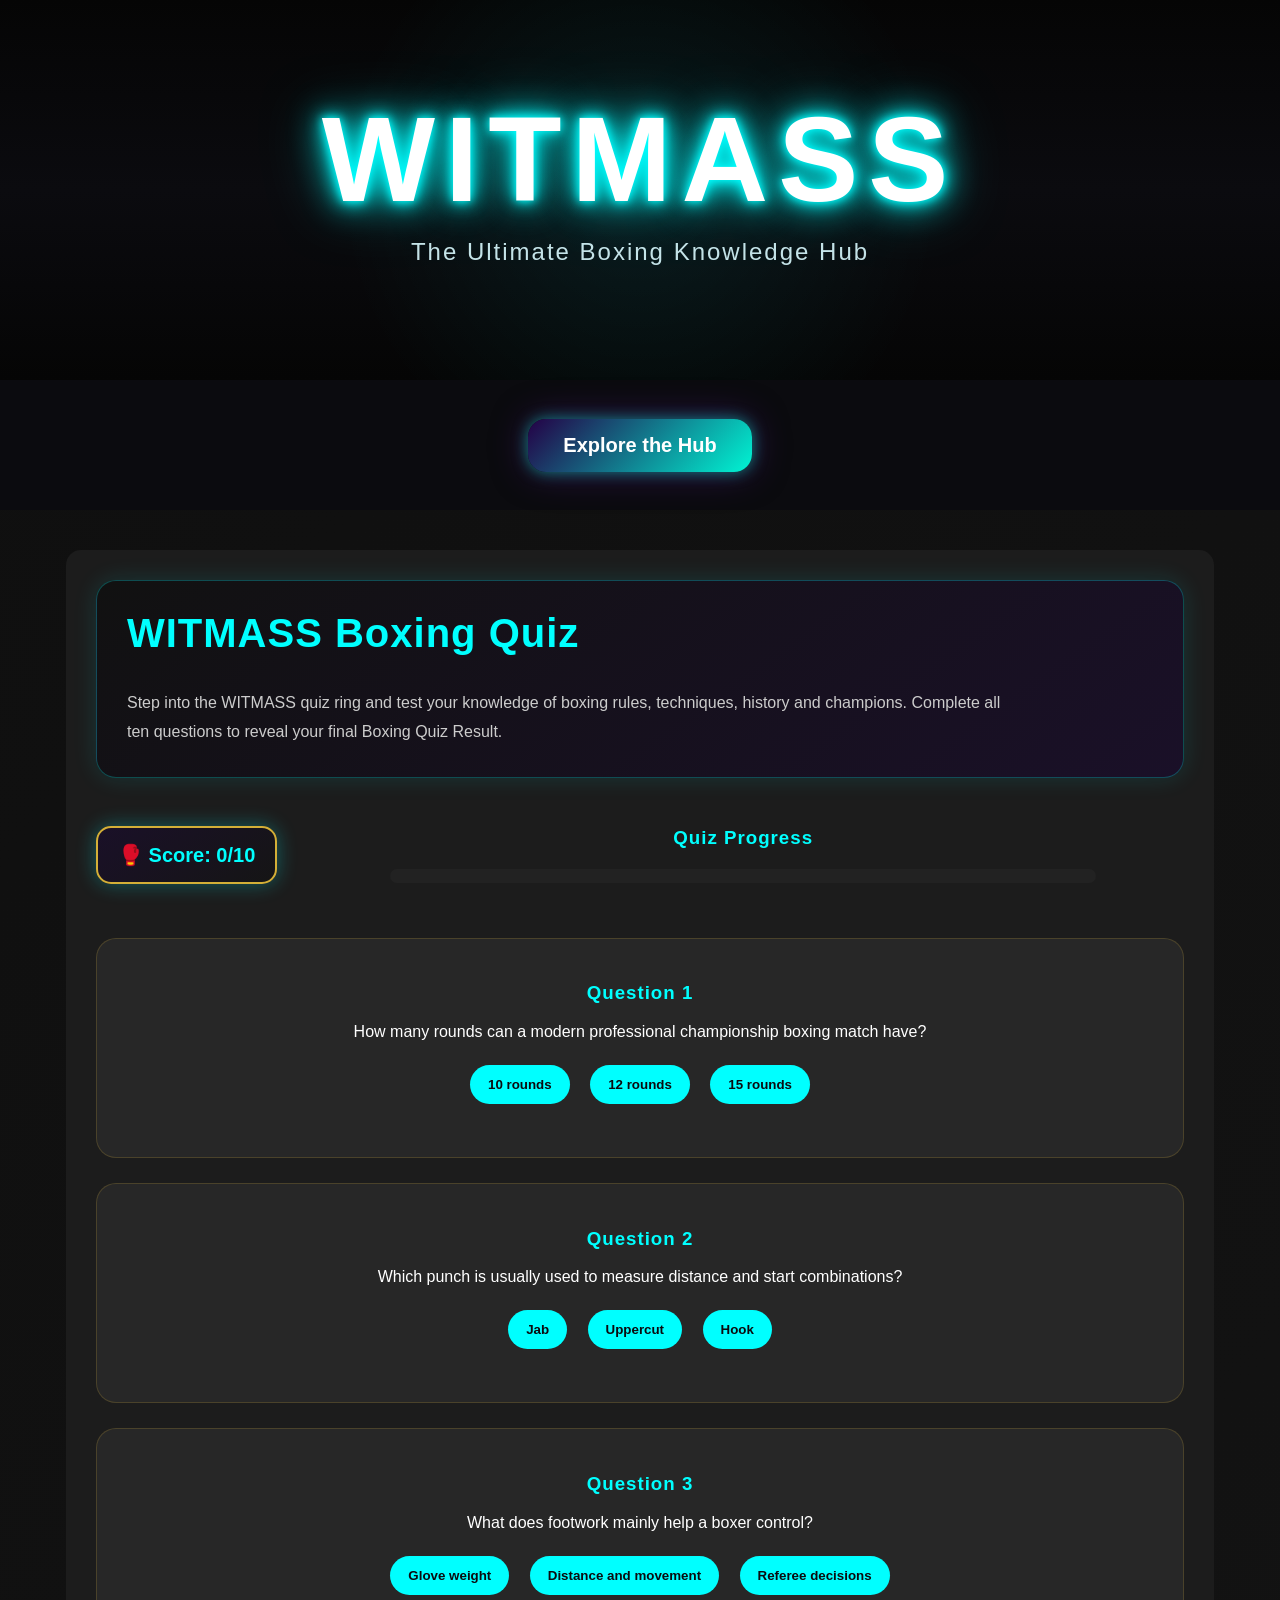
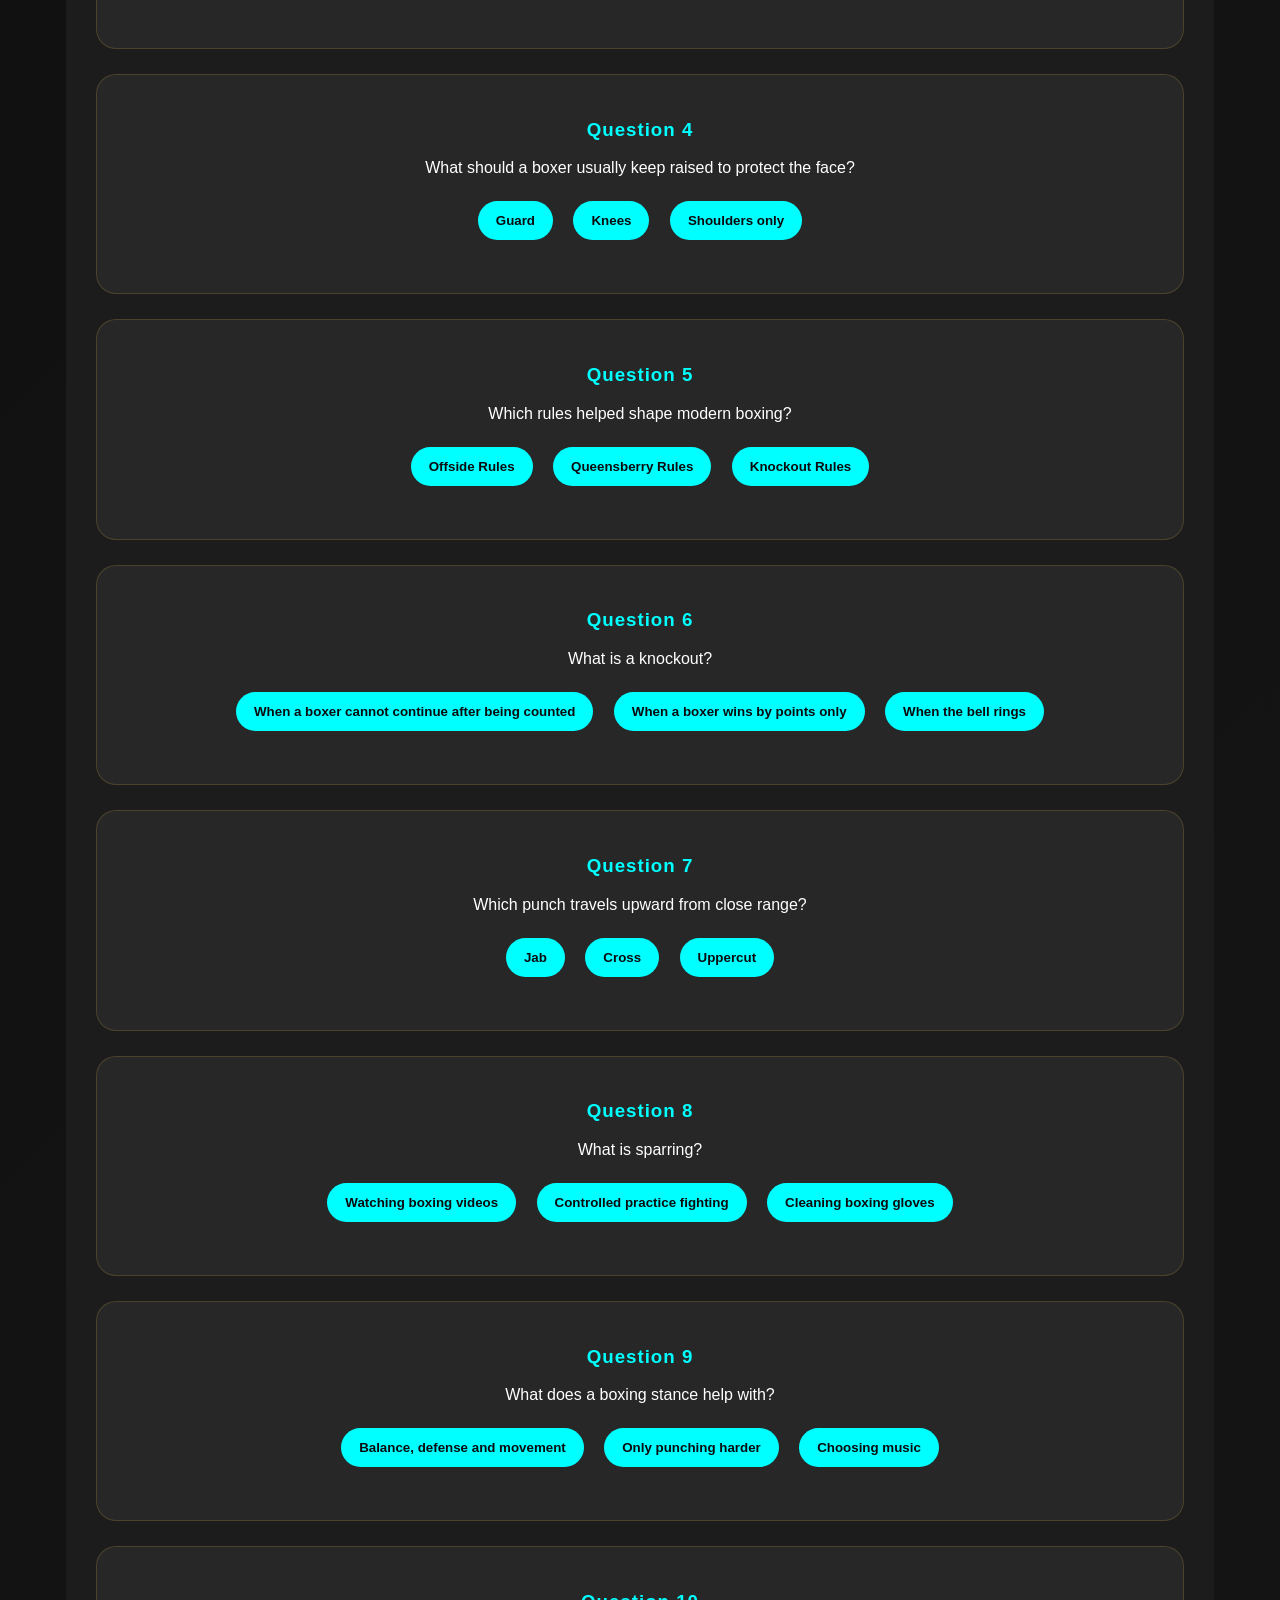
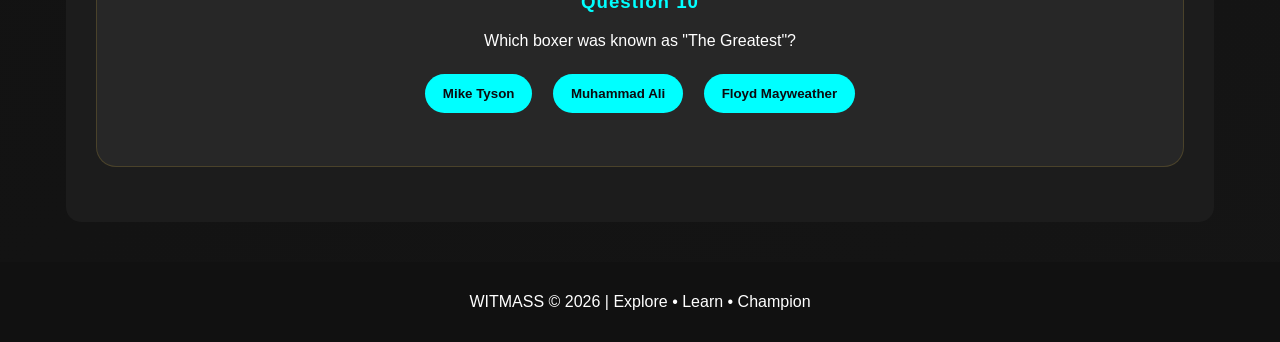
<file: Quiz.html>
<!DOCTYPE html>
<html>
<head>
<title>Boxing Quiz</title>
<link rel="stylesheet" href="style.css">

<style>
h2, h3{
color:#00FFFF;
}
</style>

</head>

<body>

<header>
<div class="hero">
<h1>WITMASS</h1>
<p>The Ultimate Boxing Knowledge Hub</p>
</div>
</header>

<nav class="hub-nav">

<div class="hub-title">
Explore the Hub
</div>

<div class="hub-links">
<a href="index.html">Home</a>
<a href="Boxing 101.html">Boxing 101</a>
<a href="History.html">History</a>
<a href="Champions.html">Champions</a>
<a href="Quiz.html">Quiz</a>
<a href="Community.html">Community</a>
</div>

</nav>

<audio id="startBell">
<source src="audios/match-sound.mp3" type="audio/mpeg">
</audio>

<audio id="finishBell">
<source src="audios/match-sound.mp3" type="audio/mpeg">
</audio>


<section>

<div class="quiz-hero-card">

<h2 class="quiz-title">WITMASS Boxing Quiz</h2>

<p class="quiz-intro">
Step into the WITMASS quiz ring and test your knowledge of boxing rules,
techniques, history and champions. Complete all ten questions to reveal your
final Boxing Quiz Result.
</p>

</div>

<div class="quiz-status">

<div class="floating-score">
🥊 Score: <span id="score">0</span>/10
</div>

<div class="quiz-progress-box">

<h3>Quiz Progress</h3>

<div class="progress-bar">
<div id="quizProgress" class="progress-fill" style="width:0%;"></div>
</div>

</div>

</div>

<div class="quiz-card">
<h3>Question 1</h3>
<p>How many rounds can a modern professional championship boxing match have?</p>
<button onclick="answerQuestion(this, false, 'q1')">10 rounds</button>
<button onclick="answerQuestion(this, true, 'q1')">12 rounds</button>
<button onclick="answerQuestion(this, false, 'q1')">15 rounds</button>
<p id="q1" class="answer-text"></p>
</div>

<div class="quiz-card">
<h3>Question 2</h3>
<p>Which punch is usually used to measure distance and start combinations?</p>
<button onclick="answerQuestion(this, true, 'q2')">Jab</button>
<button onclick="answerQuestion(this, false, 'q2')">Uppercut</button>
<button onclick="answerQuestion(this, false, 'q2')">Hook</button>
<p id="q2" class="answer-text"></p>
</div>

<div class="quiz-card">
<h3>Question 3</h3>
<p>What does footwork mainly help a boxer control?</p>
<button onclick="answerQuestion(this, false, 'q3')">Glove weight</button>
<button onclick="answerQuestion(this, true, 'q3')">Distance and movement</button>
<button onclick="answerQuestion(this, false, 'q3')">Referee decisions</button>
<p id="q3" class="answer-text"></p>
</div>

<div class="quiz-card">
<h3>Question 4</h3>
<p>What should a boxer usually keep raised to protect the face?</p>
<button onclick="answerQuestion(this, true, 'q4')">Guard</button>
<button onclick="answerQuestion(this, false, 'q4')">Knees</button>
<button onclick="answerQuestion(this, false, 'q4')">Shoulders only</button>
<p id="q4" class="answer-text"></p>
</div>

<div class="quiz-card">
<h3>Question 5</h3>
<p>Which rules helped shape modern boxing?</p>
<button onclick="answerQuestion(this, false, 'q5')">Offside Rules</button>
<button onclick="answerQuestion(this, true, 'q5')">Queensberry Rules</button>
<button onclick="answerQuestion(this, false, 'q5')">Knockout Rules</button>
<p id="q5" class="answer-text"></p>
</div>

<div class="quiz-card">
<h3>Question 6</h3>
<p>What is a knockout?</p>
<button onclick="answerQuestion(this, true, 'q6')">When a boxer cannot continue after being counted</button>
<button onclick="answerQuestion(this, false, 'q6')">When a boxer wins by points only</button>
<button onclick="answerQuestion(this, false, 'q6')">When the bell rings</button>
<p id="q6" class="answer-text"></p>
</div>

<div class="quiz-card">
<h3>Question 7</h3>
<p>Which punch travels upward from close range?</p>
<button onclick="answerQuestion(this, false, 'q7')">Jab</button>
<button onclick="answerQuestion(this, false, 'q7')">Cross</button>
<button onclick="answerQuestion(this, true, 'q7')">Uppercut</button>
<p id="q7" class="answer-text"></p>
</div>

<div class="quiz-card">
<h3>Question 8</h3>
<p>What is sparring?</p>
<button onclick="answerQuestion(this, false, 'q8')">Watching boxing videos</button>
<button onclick="answerQuestion(this, true, 'q8')">Controlled practice fighting</button>
<button onclick="answerQuestion(this, false, 'q8')">Cleaning boxing gloves</button>
<p id="q8" class="answer-text"></p>
</div>

<div class="quiz-card">
<h3>Question 9</h3>
<p>What does a boxing stance help with?</p>
<button onclick="answerQuestion(this, true, 'q9')">Balance, defense and movement</button>
<button onclick="answerQuestion(this, false, 'q9')">Only punching harder</button>
<button onclick="answerQuestion(this, false, 'q9')">Choosing music</button>
<p id="q9" class="answer-text"></p>
</div>

<div class="quiz-card">
<h3>Question 10</h3>
<p>Which boxer was known as "The Greatest"?</p>
<button onclick="answerQuestion(this, false, 'q10')">Mike Tyson</button>
<button onclick="answerQuestion(this, true, 'q10')">Muhammad Ali</button>
<button onclick="answerQuestion(this, false, 'q10')">Floyd Mayweather</button>
<p id="q10" class="answer-text"></p>
</div>

</section>

<div id="resultPopup" class="result-popup">

<div class="result-content">

<h2>🥊 Boxing Quiz Result</h2>

<p id="rank">
Complete the quiz to reveal your rank.
</p>

<button onclick="closeResult()">
Close
</button>

</div>

</div>

<footer>
<p>WITMASS © 2026 | Explore • Learn • Champion</p>
</footer>

<script src="script.js"></script>

</body>
</html>
</file>
<file: style.css>
body{
    font-family: 'Segoe UI', sans-serif;
    margin:0;
    padding:0;
    background:#0f0f0f;
    color:white;
}

body{
background:
linear-gradient(
135deg,
#0f0f0f,
#1a1a1a,
#0f0f0f
);

background-size:400% 400%;

animation:bgmove 12s ease infinite;
}

@keyframes bgmove{
0%{background-position:0% 50%;}
50%{background-position:100% 50%;}
100%{background-position:0% 50%;}
}

body{
cursor:url("images/Boxing-Glove.png") 16 16, auto;}


header{

height:380px;

display:flex;
justify-content:center;
align-items:center;

background:
radial-gradient(
circle at center,
rgba(0,255,255,0.08),
transparent 45%
),
linear-gradient(
180deg,
#050505,
#0B0B0F,
#050505
);

overflow:hidden;

position:relative;

}

@keyframes headerGlow{

0%{
background-position:center;
filter:brightness(1);
}

50%{
filter:brightness(1.15);
}

100%{
filter:brightness(1);
}

}


.hero{

display:flex;
flex-direction:column;
justify-content:center;
align-items:center;

text-align:center;

animation:floatHero 4s ease-in-out infinite;

}

.hero h1{

font-size:120px;

font-weight:900;

letter-spacing:10px;

color:white;

text-shadow:
0 0 8px #00FFFF,
0 0 18px #00FFFF,
0 0 35px #00FFFF,
0 0 60px rgba(0,255,255,.5);

margin:0;

}

.hero{
text-align:center;
padding:80px 20px;
max-width:900px;
}

.hero p{

font-size:24px;

color:#d9faff;

letter-spacing:2px;

margin-top:10px;

opacity:.9;

}
.hero{
animation:floatHero 4s ease-in-out infinite;
}

@keyframes floatHero{
0%{transform:translateY(0);}
50%{transform:translateY(-10px);}
100%{transform:translateY(0);}
}

nav{
    background:#000;
    padding:20px;
}

nav a{
    color:white;
    margin:20px;
    text-decoration:none;
    font-size:18px;
}

nav a{
padding:12px 18px;
border-radius:30px;

transition:.3s;
}

nav a:hover{
background:#00FFFF;
color:black;
box-shadow:0 0 20px #00FFFF;
}

section{
    background:#1c1c1c;
    color:white;
    margin:40px auto;
    padding:30px;
    width:85%;
    border-radius:15px;
}

img{
width:30%;
height:250px;

object-fit:cover;

border-radius:15px;

transition:.3s;
}

img:hover{
transform:scale(1.05);
}

table{
width:100%;
}

th{
background:gold;
color:black;
}

tr:nth-child(even){
background:#2a2a2a;
}

footer{
    background-color:#111;
    color:white;
    text-align:center;
    padding:15px;
    margin-top:20px;
}

form{
    width:60%;
    margin:auto;
}

input, textarea, select{
    width:100%;
    padding:10px;
    margin-bottom:10px;
}

.benefits{
background:#1c1c1c;

border:2px solid #00ffff;

color:white;

max-width:1000px;

margin:20px auto;

padding:20px;

border-radius:15px;
}

blockquote{
    text-align:center;
    font-size:22px;
    font-style:italic;
    margin-top:30px;
    color:#00FFFF;
}

img{
    transition:0.3s;
}

img:hover{
    transform:scale(1.05);
}

section{
    transition:0.3s;
}

section:hover{
    transform:translateY(-3px);
}

.spotify{
display:inline-block;

background:#00FFFF;

color:black;

padding:15px 25px;

border-radius:50px;

text-decoration:none;

font-weight:bold;
}

html{
scroll-behavior:smooth;
}

.card{
background:rgba(255,255,255,0.05);

backdrop-filter:blur(10px);

border:1px solid rgba(255,255,255,0.1);

padding:25px;

border-radius:20px;

margin:25px 0;
}

.card:hover{
transform:translateY(-5px);
transition:0.3s;
}

@media(max-width:768px){
.champion-card{
flex-direction:column;
text-align:center;
display:flex;
align-items:center;
gap:30px;
background:#242424;
padding:25px;
border-radius:15px;
margin-top:20px;
}

.champion-card img{
width:300px;
height:300px;
object-fit:cover;
border-radius:15px;
}
}


.champion-card{
display:flex;
align-items:center;
gap:30px;
background:#242424;
padding:25px;
border-radius:15px;
margin-top:20px;
position:relative;
overflow:hidden;
}

.champion-card::before{
content:"";

position:absolute;

top:-100%;
left:-100%;

width:200%;
height:200%;

background:
linear-gradient(
45deg,
transparent,
rgba(255,215,0,0.15),
transparent
);
transform:rotate(45deg);
transition:1s;
}

.champion-card:hover::before{
top:100%;
left:100%;
}

.hero-btn{
display:inline-block;
margin-top:25px;

background:#00FFFF;
color:black;

padding:15px 30px;

border-radius:40px;

text-decoration:none;

font-weight:bold;

transition:0.3s;
}

.hero-btn:hover{
transform:translateY(-3px);
box-shadow:0 0 20px #00FFFF;
}

.featured-video{
width:100%;
max-width:900px;
display:block;
margin:auto;
border-radius:15px;
}

.quote-box{
background:linear-gradient(135deg,#1c1c1c,#2a2a2a);
border-left:5px solid #00FFFF;
padding:25px;
margin-top:25px;
border-radius:15px;
text-align:center;
}

.quote-box p:first-of-type{
font-size:22px;
font-style:italic;
color:#00FFFF;
}

.stats{
display:flex;
justify-content:center;
gap:20px;
flex-wrap:wrap;
}

.stat-box{
background:#1c1c1c;
padding:25px;
width:200px;
text-align:center;
border-radius:15px;
border:2px solid gold;
}

.stat-box h2{
font-size:40px;
margin:0;
}

.card,
.champion-card,
.quote-box{
animation:fadeUp 1s ease;
}

@keyframes fadeUp{
from{
opacity:0;
transform:translateY(40px);
}

to{
opacity:1;
transform:translateY(0);
}
}

.featured-champion{
background:
linear-gradient(
145deg,
#1A1028,
#151515,
#0B0B0F
);

border:2px solid #00FFFF;

padding:25px;

margin-top:25px;

border-radius:20px;

text-align:center;

box-shadow:
0 0 25px rgba(212,175,55,0.15);
}

.featured-champion h2{
color:#00FFFF;
}

.featured-champion h3{
font-size:30px;
margin-bottom:10px;
}

h1,h2,h3{
letter-spacing:1px;
}

.card,
.champion-card,
.quote-box,
.featured-champion{
border:1px solid rgba(212,175,55,0.15);
}

.card:hover,
.champion-card:hover,
.featured-champion:hover{
box-shadow:
0 0 20px rgba(0,245,212,0.55),
0 0 40px rgba(90,24,154,0.35);

transform:translateY(-8px) scale(1.02);
}


.champions-title{
font-size:40px;
color:#00FFFF;
}


.learn-intro,
.champions-intro{

display:block;

width:100%;

max-width:none;

margin:0 0 35px 0;

padding:0;

text-align:left;

line-height:1.8;

color:#cccccc;

}

.champion-grid{
display:grid;
grid-template-columns:repeat(auto-fit,minmax(220px,1fr));
gap:25px;
margin:40px 0;
}

.champion-box{
background:rgba(255,255,255,0.05);
border:1px solid rgba(212,175,55,0.2);
border-radius:20px;
padding:20px;
text-align:center;
transition:0.25s;
}

.champion-box:hover{
transform:translateY(-12px);
box-shadow:0 0 30px rgba(212,175,55,0.3);
}

.champion-box img{
width:100%;
height:250px;
object-fit:cover;
border-radius:15px;
}

.champion-box h3{
color:#00FFFF;
}

.interactive-champion{
margin-top:40px;
padding:25px;
border-radius:20px;
background:linear-gradient(145deg,#1A1028,#151515);
border:1px solid rgba(212,175,55,0.2);
text-align:center;
}

.interactive-champion button{
background:#00FFFF;
color:#0B0B0F;
border:none;
padding:12px 18px;
margin:8px;
border-radius:25px;
font-weight:bold;
cursor:pointer;
transition:0.2s;
}

.interactive-champion button:hover{
transform:scale(1.08);
box-shadow:0 0 20px rgba(0,255,255,0.5);
}

.champion-info{
margin-top:25px;
padding:20px;
border-radius:15px;
background:#1c1c1c;
border-left:5px solid #00FFFF;
}

.champion-table{
width:100%;
border-collapse:separate;
border-spacing:0;
overflow:hidden;
border-radius:20px;
margin-top:25px;
background:#151515;
box-shadow:0 0 25px rgba(212,175,55,0.15);
}

.champion-table th{
background:linear-gradient(
135deg,
#00ffff,
#00ffff
);

color:#0B0B0F;

padding:18px;

font-size:18px;
}

.champion-table td{
padding:18px;
text-align:center;
border-bottom:1px solid rgba(212,175,55,0.1);
}

.champion-table tr{
transition:0.2s;
}

.champion-table tr:hover{
background:rgba(212,175,55,0.08);
transform:scale(1.01);
}

.champion-table tr:last-child td{
border-bottom:none;
}

.champion-table td:first-child{
font-weight:bold;
color:#00FFFF;
}

.quiz-title{
text-align:center;
font-size:40px;
color:#00ffff;
}

.quiz-intro{
text-align:center;
color:#cccccc;
margin-bottom:35px;
}

.quiz-card{
background:rgba(255,255,255,0.05);
border:1px solid rgba(212,175,55,0.2);
border-radius:20px;
padding:25px;
margin:25px 0;
text-align:center;
transition:0.2s;
}

.quiz-card:hover{
transform:translateY(-8px);
box-shadow:0 0 30px rgba(212,175,55,0.25);
}

.quiz-card h3{
color:#00ffff;
}

.quiz-card button{
background:#00ffff;
color:#0B0B0F;
border:none;
padding:12px 18px;
margin:8px;
border-radius:25px;
font-weight:bold;
cursor:pointer;
transition:0.2s;
}

.quiz-card button:hover{
transform:scale(1.08);
box-shadow:0 0 20px rgba(212,175,55,0.5);
}

.quiz-result{
margin-top:30px;
padding:25px;
border-radius:20px;
background:linear-gradient(145deg,#1A1028,#151515);
border-left:5px solid #D4AF37;
text-align:center;
}


.score-board{
text-align:center;
background:linear-gradient(145deg,#1A1028,#151515);
border:1px solid rgba(212,175,55,0.3);
border-radius:20px;
padding:20px;
margin-bottom:30px;
box-shadow:0 0 25px rgba(212,175,55,0.15);
}

.score-board h2{
color:#00ffff;
}

.answer-text{
font-weight:bold;
font-size:20px;
color:#00FFFF;
}

.correct-btn{
background:#1f8f45 !important;
color:white !important;
}

.wrong-btn{
background:#9b1c1c !important;
color:white !important;
}

.floating-score{
position:sticky;
top:20px;

margin:20px 0 20px auto;
width:fit-content;

background:linear-gradient(145deg,#1A1028,#151515);
border:2px solid #D4AF37;
padding:15px 20px;
border-radius:15px;

font-weight:bold;
font-size:20px;
color:#00FFFF;

box-shadow:0 0 20px rgba(0,255,255,0.3);

z-index:100;
}

.rank-box{
margin-top:40px;
text-align:center;

background:linear-gradient(145deg,#1A1028,#151515);

border:1px solid rgba(212,175,55,0.3);

padding:25px;

border-radius:20px;
}

.community-title{
text-align:center;
font-size:40px;
color:#00ffff;
}

.community-intro{
text-align:center;
max-width:800px;
margin:0 auto 35px auto;
color:#cccccc;
}

.community-grid{
display:grid;
grid-template-columns:repeat(auto-fit,minmax(280px,1fr));
gap:25px;
margin:35px 0;
}

.community-card,
.community-form,
.community-contact{
background:rgba(255,255,255,0.05);
border:1px solid rgba(0,255,255,0.2);
border-radius:20px;
padding:25px;
transition:0.25s;
}

.community-card:hover,
.community-form:hover,
.community-contact:hover{
transform:translateY(-8px);
box-shadow:0 0 30px rgba(0,255,255,0.25);
}

.community-card h3,
.community-form h2,
.community-contact h2{
color:#00ffff;
}

.community-form form{
width:80%;
}

.community-form input,
.community-form textarea,
.community-form select{
background:#111;
color:white;
border:1px solid rgba(212,175,55,0.3);
border-radius:10px;
}

.community-form input[type="submit"]{
background:#00ffff;
color:#0B0B0F;
font-weight:bold;
cursor:pointer;
transition:0.2s;
}

.community-form input[type="submit"]:hover{
transform:scale(1.03);
box-shadow:0 0 20px rgba(0,255,255,0.4);
}

.learn-title{
font-size:40px;
color:#00ffff;
}

.learn-intro,
.champions-intro{

display:block;

width:100%;

max-width:none;

margin:0 0 35px 0;

padding:0;

text-align:left;

line-height:1.8;

color:#cccccc;

}

.learn-grid,
.punch-grid,
.level-grid{
display:grid;
grid-template-columns:repeat(auto-fit,minmax(220px,1fr));
gap:25px;
margin:35px 0;
}

.learn-card,
.punch-card,
.level-card{
background:rgba(255,255,255,0.05);
border:1px solid rgba(212,175,55,0.2);
border-radius:20px;
padding:25px;
text-align:center;
transition:0.25s;
}

.learn-card:hover,
.punch-card:hover,
.level-card:hover{
transform:translateY(-10px);
box-shadow:0 0 30px rgba(212,175,55,0.25);
}

.learn-card h3,
.punch-card h3,
.level-card h3{
color:#00ffff;
}

.training-gallery{
display:flex;
justify-content:center;
gap:20px;
flex-wrap:wrap;
margin:30px 0;
}

.training-gallery img{
width:280px;
height:200px;
object-fit:cover;
border-radius:15px;
}

.featured-fact{
background:linear-gradient(145deg,#1A1028,#151515);
border:1px solid rgba(212,175,55,0.3);
border-left:5px solid #D4AF37;
padding:25px;
border-radius:20px;
margin-top:30px;
text-align:center;
box-shadow:0 0 25px rgba(212,175,55,0.15);
}

.featured-fact h2{
color:#00FFFF;
}

.home-navigation-cards{
display:grid;
grid-template-columns:repeat(auto-fit,minmax(220px,1fr));
gap:25px;
margin:35px 0;
}

.home-nav-card{
background:rgba(255,255,255,0.05);
border:1px solid rgba(212,175,55,0.2);
border-radius:20px;
padding:25px;
text-align:center;
transition:0.25s;
}

.home-nav-card:hover{
transform:translateY(-10px);
box-shadow:0 0 30px rgba(212,175,55,0.25);
}

.home-nav-card h3{
color:#D4AF37;
}

.home-nav-card a{
display:inline-block;
margin-top:10px;
background:#D4AF37;
color:#0B0B0F;
padding:10px 18px;
border-radius:25px;
text-decoration:none;
font-weight:bold;
}

.fact-button{
position:sticky;
bottom:20px;
margin:30px 0 20px auto;
display:block;

background:#00F5D4;
color:#0B0B0F;
border:none;
padding:15px 20px;
border-radius:30px;
font-weight:bold;
cursor:pointer;

box-shadow:0 0 25px rgba(0,245,212,0.5);
}

.fact-popup{
display:none;
margin:20px 0 20px auto;
width:300px;

background:linear-gradient(145deg,#240046,#10002B);
border:2px solid #00F5D4;
border-radius:20px;
padding:20px;
color:white;

box-shadow:0 0 30px rgba(0,245,212,0.4);
}

.fact-popup{
display:none;
margin:20px 0 20px auto;
width:300px;

background:linear-gradient(145deg,#240046,#10002B);
border:2px solid #fff202;
border-radius:20px;
padding:20px;
color:white;

box-shadow:0 0 30px rgba(0,245,212,0.4);
}



.fact-popup h3{
color:#00FFFF;
}

.fact-popup button{
background:#00FFFF;
color:#0B0B0F;
border:none;
padding:10px 15px;
border-radius:20px;
font-weight:bold;
cursor:pointer;
}

.corner-title{
text-align:center;
margin:50px 0 25px;
font-size:38px;
}

.home-navigation-cards{
display:grid;
grid-template-columns:repeat(auto-fit,minmax(220px,1fr));
gap:25px;
margin-bottom:40px;
}

.home-nav-card{
background:linear-gradient(
145deg,
#240046,
#151515
);

padding:25px;
border-radius:20px;

border:2px solid rgba(0,245,212,0.2);

text-align:center;

transition:0.3s;
}

.home-nav-card:hover{
transform:translateY(-10px);
box-shadow:
0 0 30px rgba(0,245,212,0.35);
}

.home-nav-card h3{
color:#00F5D4;
}

.home-nav-card a{
display:inline-block;
margin-top:15px;

background:#00F5D4;
color:black;

padding:10px 20px;

border-radius:25px;

text-decoration:none;

font-weight:bold;
}

.menu-button{

background:#240046;

color:white;

padding:18px;

font-size:22px;

font-weight:bold;

cursor:pointer;

text-align:center;

transition:0.3s;
}

.menu-button:hover{

background:#00F5D4;

color:black;
}

#navbar{

display:none;

flex-direction:column;

background:#111;

animation:fadeMenu .4s;
}

#navbar a{

padding:18px;

border-bottom:1px solid rgba(255,255,255,0.1);

text-decoration:none;

color:white;

transition:0.3s;
}

#navbar a:hover{

background:#00F5D4;

color:black;
}

@keyframes fadeMenu{

from{
opacity:0;
transform:translateY(-20px);
}

to{
opacity:1;
transform:translateY(0);
}
}

.library-menu{
background:#0B0B0F;
text-align:center;
padding:15px;
position:relative;
}

.library-title{
display:inline-block;
background:linear-gradient(135deg,#240046,#00F5D4);
color:white;
padding:14px 28px;
border-radius:30px;
font-weight:bold;
cursor:pointer;
box-shadow:0 0 20px rgba(0,245,212,0.35);
}

.library-links{
display:flex;
justify-content:center;
gap:15px;
flex-wrap:wrap;

max-height:0;
overflow:hidden;
opacity:0;

transition:0.5s ease;
margin-top:0;
}

.library-menu:hover .library-links{
max-height:300px;
opacity:1;
margin-top:20px;
}

.library-links a{
background:rgba(255,255,255,0.06);
border:1px solid rgba(0,245,212,0.3);
color:white;
text-decoration:none;
padding:12px 18px;
border-radius:25px;

transform:translateY(-20px);
opacity:0;

transition:0.4s ease;
}

.library-menu:hover .library-links a{
transform:translateY(0);
opacity:1;
}

.library-menu:hover .library-links a:nth-child(1){transition-delay:0.05s;}
.library-menu:hover .library-links a:nth-child(2){transition-delay:0.12s;}
.library-menu:hover .library-links a:nth-child(3){transition-delay:0.19s;}
.library-menu:hover .library-links a:nth-child(4){transition-delay:0.26s;}
.library-menu:hover .library-links a:nth-child(5){transition-delay:0.33s;}
.library-menu:hover .library-links a:nth-child(6){transition-delay:0.40s;}

.library-links a:hover{
background:#00F5D4;
color:#0B0B0F;
box-shadow:0 0 20px rgba(0,245,212,0.6);
transform:translateY(-5px);
}


.hub-nav{
position:relative;
height:90px;
background:#0B0B0F;
display:flex;
justify-content:center;
align-items:center;
overflow:visible;
}

.hub-title{
position:absolute;
background:linear-gradient(135deg,#240046,#00F5D4);
color:white;
padding:15px 35px;
border-radius:40px;
font-weight:bold;
font-size:20px;
cursor:pointer;
box-shadow:
0 0 15px rgba(0,245,212,0.5),
0 0 35px rgba(90,24,154,0.5);

transition:0.4s ease;
}

.hub-title{
position:absolute;
background:linear-gradient(135deg,#240046,#00F5D4);
color:white;
padding:15px 35px;
border-radius:18px;
font-weight:bold;
font-size:20px;
cursor:pointer;

box-shadow:
0 0 15px rgba(0,245,212,0.5),
0 0 35px rgba(90,24,154,0.5);

transition:
opacity 0.7s ease,
transform 0.7s ease,
filter 0.7s ease;
}

.hub-nav:hover .hub-title{
opacity:0.25;
transform:translateY(-18px) scale(0.95);
filter:blur(1px);
}

.hub-links{
position:absolute;
display:flex;
justify-content:center;
align-items:center;
gap:15px;
flex-wrap:wrap;

opacity:0;
pointer-events:none;
}

.hub-nav:hover .hub-links{
opacity:1;
pointer-events:auto;
}

.hub-links a{
background:rgba(255,255,255,0.06);
border:1px solid rgba(0,245,212,0.5);
color:white;
text-decoration:none;
padding:13px 22px;
border-radius:12px;
font-weight:bold;

box-shadow:
0 0 12px rgba(0,245,212,0.35),
0 0 25px rgba(90,24,154,0.35);

opacity:0;
transform:translateY(18px) scale(0.7);
filter:blur(4px);

transition:
opacity 0.45s ease,
transform 0.45s ease,
filter 0.45s ease,
box-shadow 0.3s ease;
}

.hub-nav:hover .hub-links a{
opacity:1;
transform:translateY(0) scale(1);
filter:blur(0);
}

.hub-nav:hover .hub-links a:nth-child(1){transition-delay:0.05s;}
.hub-nav:hover .hub-links a:nth-child(2){transition-delay:0.10s;}
.hub-nav:hover .hub-links a:nth-child(3){transition-delay:0.15s;}
.hub-nav:hover .hub-links a:nth-child(4){transition-delay:0.20s;}
.hub-nav:hover .hub-links a:nth-child(5){transition-delay:0.25s;}
.hub-nav:hover .hub-links a:nth-child(6){transition-delay:0.30s;}

.hub-links a:hover{
background:#00F5D4;
color:#0B0B0F;

box-shadow:
0 0 15px rgba(0,245,212,0.9),
0 0 35px rgba(0,245,212,0.7),
0 0 60px rgba(90,24,154,0.7);

transform:translateY(-6px) scale(1.08);
}

.dashboard-section{
text-align:center;
margin:40px 0;
}

.dashboard-section h2{
color:#00F5D4;
font-size:36px;
margin-bottom:25px;
}

.stat-box{
transition:0.25s ease;
}

.stat-box:hover{
transform:translateY(-12px) scale(1.06);
box-shadow:
0 0 25px rgba(0,245,212,0.45),
0 0 45px rgba(90,24,154,0.35);
border-color:#00F5D4;
}


@keyframes dotGlow{

0%{
box-shadow:
0 0 8px #00F5D4,
0 0 16px rgba(123,44,191,0.2);
}

50%{
box-shadow:
0 0 18px #00F5D4,
0 0 35px rgba(123,44,191,0.5);
}

100%{
box-shadow:
0 0 8px #00F5D4,
0 0 16px rgba(123,44,191,0.2);
}

}

.timeline-title{
text-align:center;
margin-bottom:50px;
color:#00F5FF;
}

.timeline{
position:relative;
max-width:900px;
margin:auto;
}

.timeline::before{
content:"";
position:absolute;
left:50%;
top:0;
width:4px;
height:100%;
background:#00F5FF;
transform:translateX(-50%);
box-shadow:0 0 15px #00F5FF;
}

.timeline-item{
position:relative;
margin:80px 0;
}

.timeline-dot{
position:absolute;
left:50%;
top:50%;
transform:translate(-50%,-50%);
width:22px;
height:22px;
background:#00FFFF;
border-radius:50%;
box-shadow:0 0 20px #00FFFF;
z-index:5;
transition:.2s;
}

.timeline-item.active .timeline-dot{

animation:pulseDot 2s infinite;

box-shadow:
0 0 10px #00FFFF,
0 0 20px #00FFFF,
0 0 40px #00FFFF;

transform:
translate(-50%,-50%)
scale(1.25);

}

@keyframes pulseDot{
0%{
box-shadow:0 0 0 0 rgba(0,245,255,0.7);
}

70%{
box-shadow:0 0 0 18px rgba(0,245,255,0);
}

100%{
box-shadow:0 0 0 0 rgba(0,245,255,0);
}
}

.timeline-card{
width:40%;
padding:25px;
background:linear-gradient(145deg,#111,#1a1a1a);
border:1px solid rgba(0,245,255,0.3);
border-radius:20px;
opacity:0.8;
transition:0.4s;
}

.timeline-item:nth-child(odd) .timeline-card{
margin-left:auto;
}

.timeline-card{
opacity:.65;
transform:translateY(0px);
transition:.5s;
}

.timeline-card.active{

opacity:1;

transform:
translateY(-15px)
scale(1.05);

box-shadow:
0 0 15px #00FFFF,
0 0 30px rgba(0,255,255,.5);

border:1px solid #00FFFF;
}

.timeline-card h3{
color:#00F5FF;
}

.timeline-card p{
color:#ddd;
}

@media(max-width:768px){

.timeline::before{
left:20px;
}

.timeline-dot{
left:20px;
}

.timeline-card{
width:auto;
margin-left:60px !important;
}

}

/* 101 Styles */

.easy,
.medium,
.hard{
padding:4px 10px;
border-radius:20px;
font-size:12px;
margin-left:8px;
color:white;
}

.easy{
background:#00cc66;
}

.medium{
background:#ff9800;
}

.hard{
background:#ff1744;
}

.progress-bar{
height:14px;
background:#222;
border-radius:30px;
overflow:hidden;
margin:20px auto;
width:80%;
}

.progress-fill{
height:100%;
width:70%;
background:linear-gradient(90deg,cyan,#00ffff,cyan);
animation:progressMove 2s infinite alternate;
}

@keyframes progressMove{
from{
width:68%;
}

to{
width:74%;
}
}

.equipment-grid{
display:flex;
justify-content:center;
gap:20px;
flex-wrap:wrap;
margin-top:20px;
}

.equipment-card{
background:#1a1a1a;
padding:25px;
width:150px;
text-align:center;
border-radius:15px;
border:1px solid #00FFFF;
box-shadow:0 0 12px rgba(0,255,255,.15);
transition:.3s;
font-size:40px;
}

.equipment-card h3{
font-size:18px;
}

.equipment-card:hover{
transform:translateY(-6px);
box-shadow:0 0 20px cyan;
}

.mistake-grid{
display:grid;
grid-template-columns:repeat(auto-fit,minmax(220px,1fr));
gap:20px;
margin-top:20px;
}

.mistake-card{
background:#202020;
padding:20px;
border-left:4px solid red;
border-radius:12px;
transition:.3s;
}

.mistake-card:hover{
transform:translateY(-5px);
box-shadow:0 0 15px red;
}

.journey-text{

text-align:left;

max-width:none;

width:100%;

margin:20px 0 40px 0;

font-size:17px;

line-height:1.8;

color:#d9faff;

opacity:.9;

}

.tutorial-card{
position:relative;
overflow:hidden;
}

.tutorial-card img{
width:100%;
height:180px;
object-fit:cover;
border-radius:12px;
margin-top:15px;

opacity:0;
max-height:0;
transition:0.4s;
}

.tutorial-card:hover img{
opacity:1;
max-height:180px;
}

.learn-card img{

width:170px;

height:120px;

object-fit:cover;

border-radius:12px;

margin-top:15px;

border:2px solid #00FFFF;

cursor:pointer;

transition:.3s;

}

.learn-card img:hover{

transform:scale(1.05);

box-shadow:
0 0 15px #00FFFF;

}

.database-container{

max-height:500px;

overflow-y:auto;

margin-top:20px;

border:2px solid #00FFFF;

border-radius:15px;

box-shadow:0 0 15px rgba(0,255,255,0.2);

}

.database-container::-webkit-scrollbar{

width:10px;

}

.database-container::-webkit-scrollbar-thumb{

background:#00FFFF;

border-radius:10px;

}

.database-container::-webkit-scrollbar-track{

background:#111;

}


.result-popup{

display:none;

position:fixed;

top:0;
left:0;

width:100%;
height:100%;

background:rgba(0,0,0,0.8);

z-index:9999;

justify-content:center;
align-items:center;

}

.result-content{

background:linear-gradient(145deg,#240046,#111);

border:2px solid #00FFFF;

padding:40px;

border-radius:20px;

text-align:center;

width:450px;

box-shadow:
0 0 30px cyan,
0 0 60px rgba(0,255,255,.4);

animation:popup .4s;

}

.result-content h2{

color:#00FFFF;

font-size:35px;

}

.result-content p{

font-size:24px;

margin:25px 0;

}

.result-content button{

background:#00FFFF;

color:black;

border:none;

padding:12px 25px;

border-radius:25px;

font-weight:bold;

cursor:pointer;

}

@keyframes popup{

from{
transform:scale(.7);
opacity:0;
}

to{
transform:scale(1);
opacity:1;
}

}

@keyframes floatHero{

0%{
transform:translateY(0px);
}

50%{
transform:translateY(-8px);
}

100%{
transform:translateY(0px);
}

}

.quiz-hero-card{
background:linear-gradient(145deg,#111,#1A1028);
border:1px solid rgba(0,255,255,0.25);
border-radius:20px;
padding:30px;
margin-bottom:30px;
text-align:left;
box-shadow:0 0 25px rgba(0,255,255,0.12);
}

.quiz-title{
text-align:left;
margin-top:0;
}

.quiz-intro{
text-align:left;
line-height:1.8;
max-width:900px;
margin:0;
}

.quiz-status{
text-align:center;
display:flex;
justify-content:space-between;
align-items:center;
gap:25px;
flex-wrap:wrap;
margin-bottom:35px;
}

.quiz-progress-box{
flex:1;
min-width:260px;
}

.quiz-progress-box h3{
margin-bottom:10px;
}

.floating-score{
position:static;
margin:0;
}

.community-contact{

margin-top:35px;

background:rgba(255,255,255,0.05);

border:1px solid rgba(0,255,255,0.2);

border-radius:20px;

padding:25px;

}
</file>
